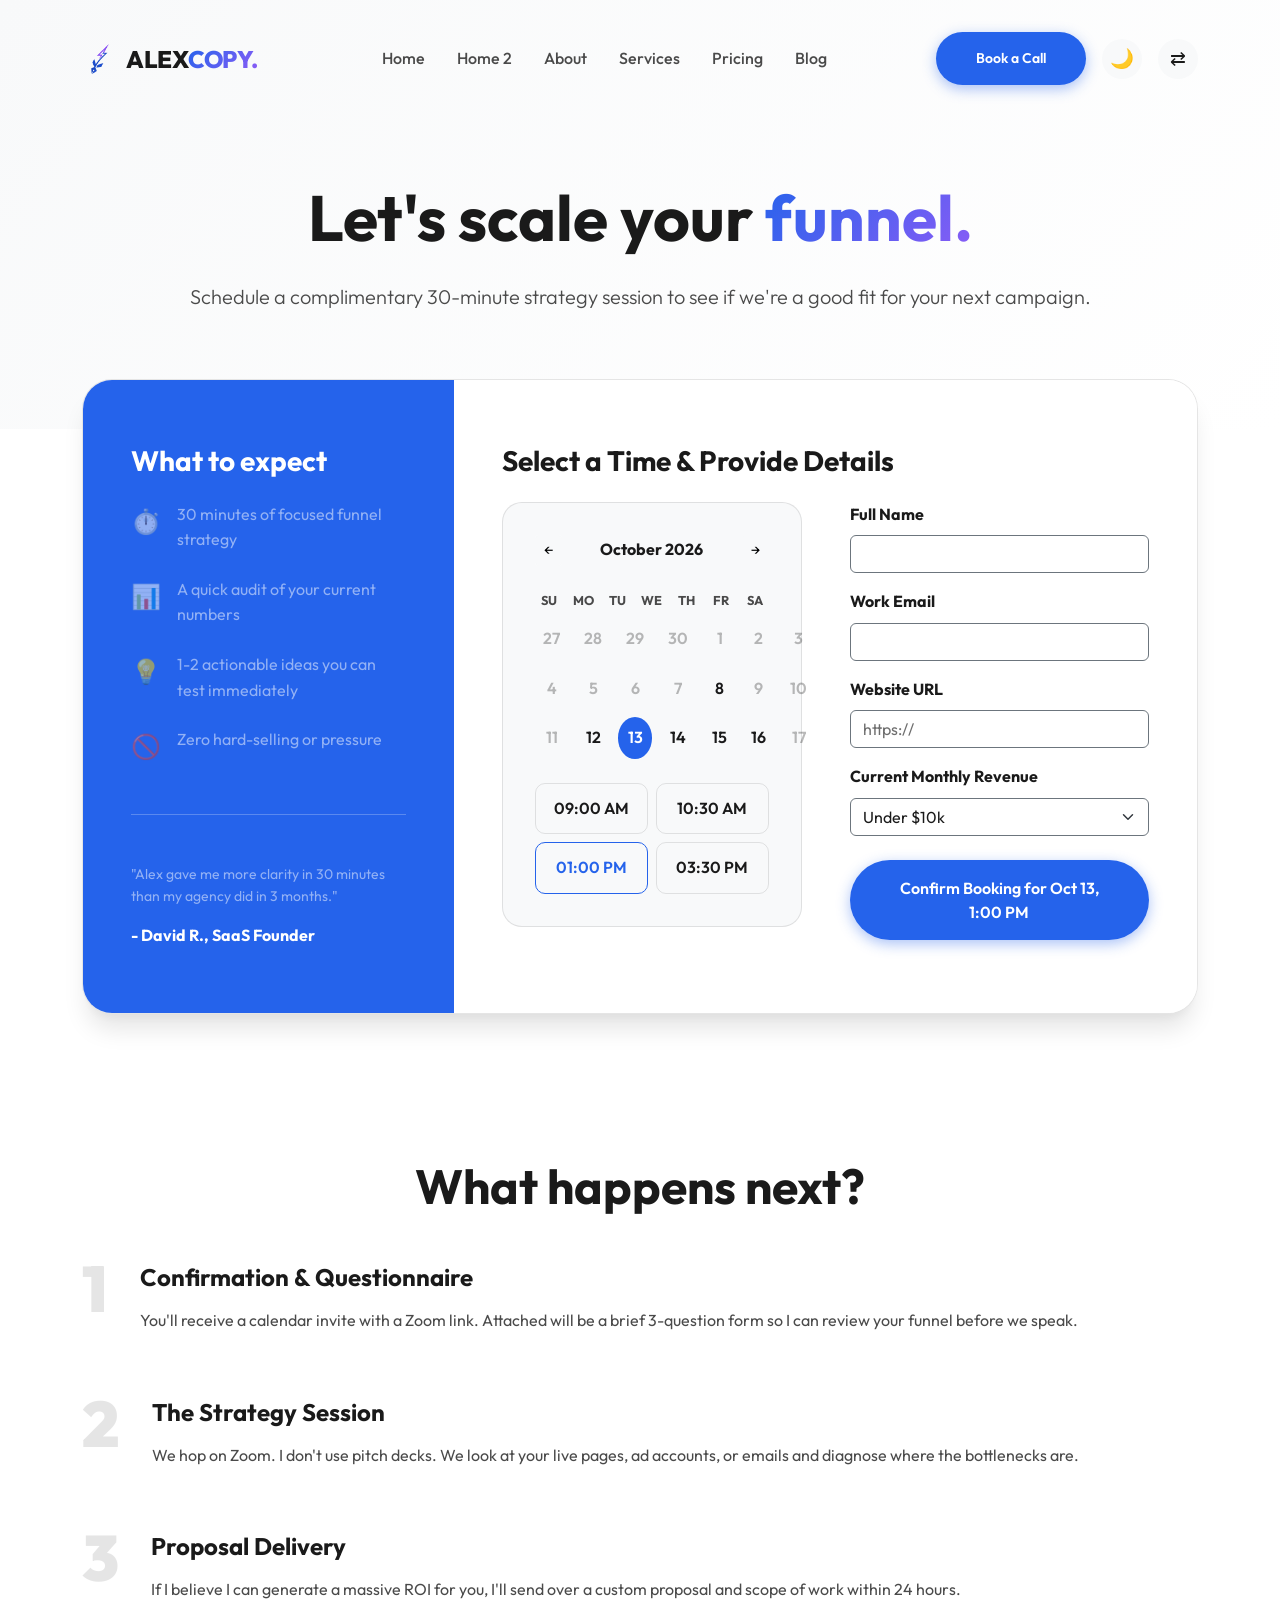
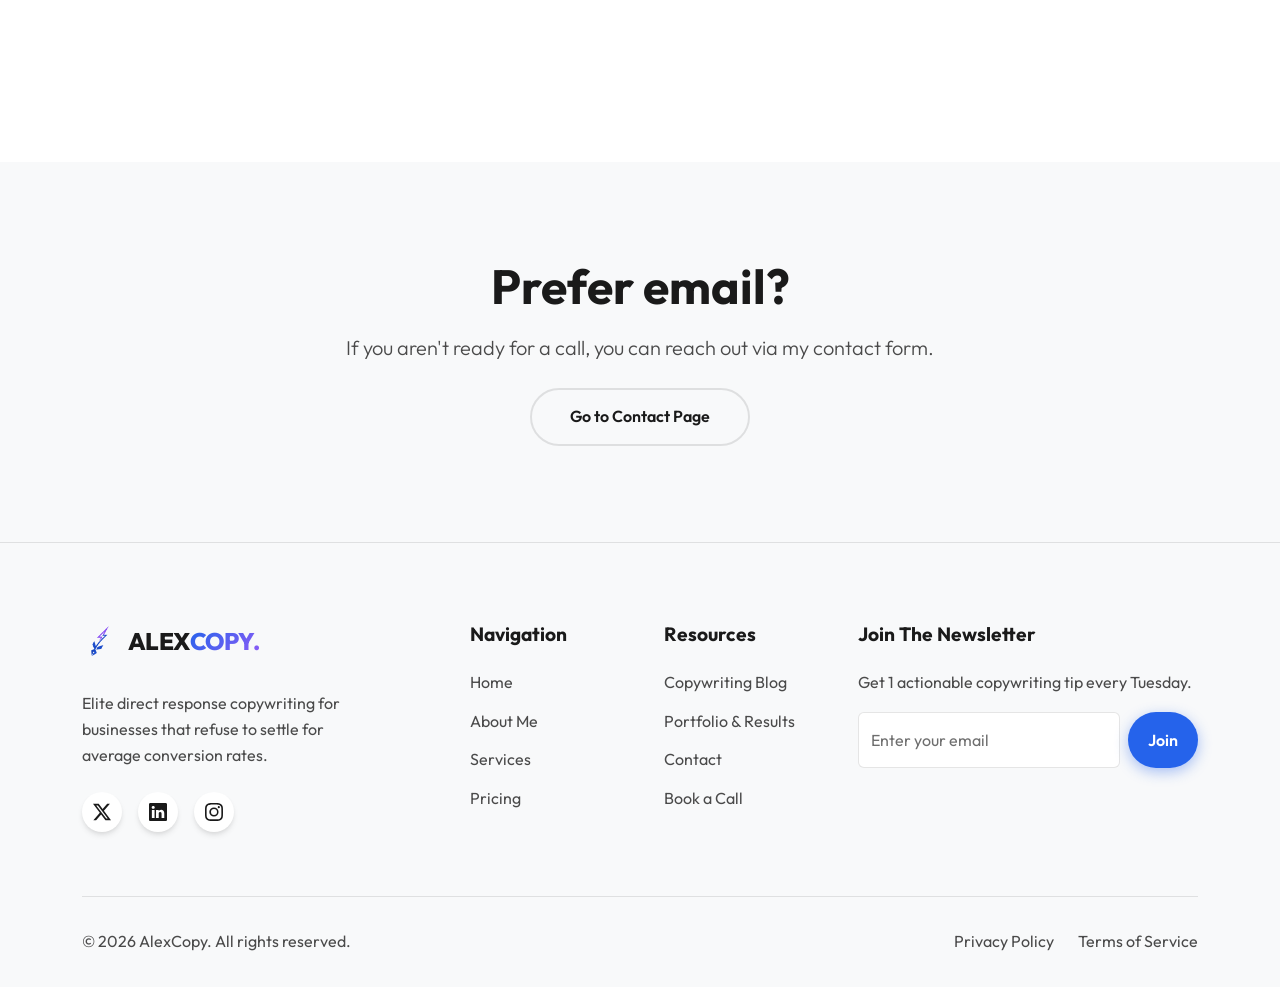
<file: booking.html>
<!DOCTYPE html>
<html lang="en" data-theme="light" dir="ltr">
<head>
  <meta charset="UTF-8">
  <meta name="viewport" content="width=device-width, initial-scale=1.0">
  <title>Alex Carter | Book a Strategy Call</title>
    <link rel="icon" href="img/favicon.ico" sizes="any">
  <link rel="icon" href="img/favicon-32x32.png" type="image/png" sizes="32x32">
  <link rel="icon" href="img/favicon-16x16.png" type="image/png" sizes="16x16">
  <link rel="apple-touch-icon" href="img/apple-touch-icon.png">
  <meta name="description" content="Schedule a consultation to discuss your copywriting needs.">
  
  <link href="https://cdn.jsdelivr.net/npm/bootstrap@5.3.0/dist/css/bootstrap.min.css" rel="stylesheet">
  <link rel="stylesheet" href="css/global.css">
  <link rel="stylesheet" href="css/animations.css">
  
  <style>
    /* Booking Hero */
    .booking-hero {
      padding: 180px 0 100px;
      background: linear-gradient(135deg, var(--bg-secondary) 0%, var(--bg-primary) 100%);
      position: relative;
    }

    /* Booking Form Layout */
    .booking-container {
      background: var(--bg-primary);
      margin-top: -50px;
      position: relative;
      z-index: 10;
      border-radius: 30px;
      box-shadow: var(--shadow-lg);
      border: 1px solid var(--border-color);
      overflow: hidden;
    }

    .booking-info-panel {
      background: var(--accent-color);
      color: white;
      padding: 4rem 3rem;
      height: 100%;
    }

    .info-list li {
      margin-bottom: 1.5rem;
      display: flex;
      align-items: flex-start;
      gap: 1rem;
    }

    .form-panel {
      padding: 4rem 3rem;
      background: var(--bg-primary);
    }

    /* Calendar UI Mockup */
    .calendar-ui {
      background: var(--bg-secondary);
      border-radius: 20px;
      padding: 2rem;
      border: 1px solid var(--border-color);
    }

    .cal-header {
      display: flex;
      justify-content: space-between;
      align-items: center;
      margin-bottom: 1.5rem;
    }

    .cal-grid {
      display: grid;
      grid-template-columns: repeat(7, 1fr);
      gap: 0.5rem;
      text-align: center;
    }

    .cal-day-name { font-weight: 700; color: var(--text-secondary); font-size: 0.8rem; }
    
    .cal-date {
      padding: 0.5rem;
      border-radius: 50%;
      cursor: pointer;
      transition: 0.2s;
      font-weight: 600;
    }

    .cal-date:hover { background: var(--border-color); }
    .cal-date.active { background: var(--accent-color); color: white; }
    .cal-date.disabled { opacity: 0.3; cursor: not-allowed; pointer-events: none; }

    .time-slots {
      display: grid;
      grid-template-columns: 1fr 1fr;
      gap: 0.5rem;
      margin-top: 2rem;
    }

    .time-slot {
      padding: 0.75rem;
      text-align: center;
      border: 1px solid var(--border-color);
      border-radius: 10px;
      cursor: pointer;
      transition: 0.2s;
      font-weight: 600;
    }

    .time-slot:hover { border-color: var(--accent-color); color: var(--accent-color); }

    /* Booking Process Vertical */
    .booking-process {
      background: var(--bg-primary);
    }

    .b-process-step {
      display: flex;
      gap: 2rem;
      margin-bottom: 3rem;
    }

    .b-step-num {
      font-size: 4rem;
      font-weight: 900;
      color: var(--border-color);
      line-height: 0.8;
      transition: color 0.3s;
    }

    .b-process-step:hover .b-step-num {
      color: var(--accent-color);
    }

    /* CTA */
    .booking-cta {
      background: var(--bg-secondary);
      text-align: center;
    }
  </style>
</head>
<body>

  <!-- Global Header -->
  <header class="global-header">
    <div class="container">
      <nav class="navbar navbar-expand-lg">
        <a class="navbar-brand d-flex align-items-center gap-2" href="index.html">
          <img src="img/logo-icon.png" alt="Brand Logo" height="36" class="brand-logo-icon"> 
          <span class="brand-text-name fw-bold">ALEX<span class="text-gradient">COPY.</span></span>
        </a>
        <button class="navbar-toggler border-0" type="button" data-bs-toggle="collapse" data-bs-target="#mainNav" aria-controls="mainNav" aria-expanded="false" aria-label="Toggle navigation">
          <svg width="24" height="24" viewBox="0 0 24 24" fill="none" stroke="currentColor" stroke-width="2"><path d="M3 12h18M3 6h18M3 18h18"/></svg>
        </button>
        <div class="collapse navbar-collapse" id="mainNav">
          <ul class="navbar-nav mx-auto mb-2 mb-lg-0">
            <li class="nav-item"><a class="nav-link" href="index.html">Home</a></li>
            <li class="nav-item"><a class="nav-link" href="home-2.html">Home 2</a></li>
            <li class="nav-item"><a class="nav-link" href="about.html">About</a></li>
            <li class="nav-item"><a class="nav-link" href="services.html">Services</a></li>
            <li class="nav-item"><a class="nav-link" href="pricing.html">Pricing</a></li>
            <li class="nav-item"><a class="nav-link" href="blog.html">Blog</a></li>
</ul>
          <div class="header-controls">
            <a href="contact.html" class="btn btn-premium btn-sm">Book a Call</a>
            <button id="themeToggle" class="theme-toggle" aria-label="Toggle Theme">☀️</button>
            <button id="rtlToggle" class="rtl-toggle" aria-label="Toggle RTL">⇄</button>
          </div>
        </div>
      </nav>
    </div>
  </header>

  <main>
    <!-- 1. Hero -->
    <section class="booking-hero animate-on-scroll fade-up">
      <div class="container text-center">
        <h1 class="display-3 fw-bold mb-4">Let's scale your <span class="text-gradient">funnel.</span></h1>
        <p class="lead max-w-2xl mx-auto text-secondary">Schedule a complimentary 30-minute strategy session to see if we're a good fit for your next campaign.</p>
      </div>
    </section>

    <!-- 2. Booking Form & 3. Calendar UI (Combined in a split layout) -->
    <section class="container pb-5">
      <div class="booking-container animate-on-scroll zoom-in">
        <div class="row g-0">
          <!-- Information Panel -->
          <div class="col-lg-4 d-none d-lg-block">
            <div class="booking-info-panel">
              <h3 class="fw-bold mb-4 text-white">What to expect</h3>
              <ul class="info-list list-unstyled text-white-50">
                <li><span class="fs-4">⏱️</span> 30 minutes of focused funnel strategy</li>
                <li><span class="fs-4">📊</span> A quick audit of your current numbers</li>
                <li><span class="fs-4">💡</span> 1-2 actionable ideas you can test immediately</li>
                <li><span class="fs-4">🚫</span> Zero hard-selling or pressure</li>
              </ul>
              <div class="mt-5 pt-5 border-top border-light border-opacity-25">
                <p class="small text-white-50">"Alex gave me more clarity in 30 minutes than my agency did in 3 months."</p>
                <p class="fw-bold text-white mb-0">- David R., SaaS Founder</p>
              </div>
            </div>
          </div>
          
          <!-- Form & Calendar Panel -->
          <div class="col-lg-8 form-panel">
            <h3 class="fw-bold mb-4">Select a Time & Provide Details</h3>
            <div class="row g-5">
              <!-- Calendar Column -->
              <div class="col-md-6">
                <div class="calendar-ui">
                  <div class="cal-header">
                    <button class="btn btn-sm btn-light">←</button>
                    <span class="fw-bold">October 2026</span>
                    <button class="btn btn-sm btn-light">→</button>
                  </div>
                  <div class="cal-grid mb-2">
                    <div class="cal-day-name">SU</div><div class="cal-day-name">MO</div><div class="cal-day-name">TU</div><div class="cal-day-name">WE</div><div class="cal-day-name">TH</div><div class="cal-day-name">FR</div><div class="cal-day-name">SA</div>
                  </div>
                  <div class="cal-grid">
                    <div class="cal-date disabled">27</div><div class="cal-date disabled">28</div><div class="cal-date disabled">29</div><div class="cal-date disabled">30</div><div class="cal-date disabled">1</div><div class="cal-date disabled">2</div><div class="cal-date disabled">3</div>
                    <div class="cal-date disabled">4</div><div class="cal-date disabled">5</div><div class="cal-date disabled">6</div><div class="cal-date disabled">7</div><div class="cal-date">8</div><div class="cal-date disabled">9</div><div class="cal-date disabled">10</div>
                    <div class="cal-date disabled">11</div><div class="cal-date">12</div><div class="cal-date active">13</div><div class="cal-date">14</div><div class="cal-date">15</div><div class="cal-date">16</div><div class="cal-date disabled">17</div>
                  </div>
                  <div class="time-slots mt-4">
                    <div class="time-slot">09:00 AM</div>
                    <div class="time-slot">10:30 AM</div>
                    <div class="time-slot" style="border-color:var(--accent-color); color:var(--accent-color);">01:00 PM</div>
                    <div class="time-slot">03:30 PM</div>
                  </div>
                </div>
              </div>
              
              <!-- Form Column -->
              <div class="col-md-6">
                <form>
                  <div class="mb-3">
                    <label class="form-label fw-bold">Full Name</label>
                    <input type="text" class="form-control bg-transparent border-secondary text-primary" required>
                  </div>
                  <div class="mb-3">
                    <label class="form-label fw-bold">Work Email</label>
                    <input type="email" class="form-control bg-transparent border-secondary text-primary" required>
                  </div>
                  <div class="mb-3">
                    <label class="form-label fw-bold">Website URL</label>
                    <input type="url" class="form-control bg-transparent border-secondary text-primary" placeholder="https://" required>
                  </div>
                  <div class="mb-4">
                    <label class="form-label fw-bold">Current Monthly Revenue</label>
                    <select class="form-select bg-transparent border-secondary text-primary">
                      <option>Under $10k</option>
                      <option>$10k - $50k</option>
                      <option>$50k - $250k</option>
                      <option>$250k+</option>
                    </select>
                  </div>
                  <button type="submit" class="btn btn-premium w-100">Confirm Booking for Oct 13, 1:00 PM</button>
                </form>
              </div>
            </div>
          </div>
        </div>
      </div>
    </section>

    <!-- 4. Process Vertical Text -->
    <section class="section-padding booking-process">
      <div class="container max-w-4xl mx-auto">
        <h2 class="display-5 fw-bold mb-5 text-center animate-on-scroll fade-up">What happens next?</h2>
        <div class="b-process-step animate-on-scroll fade-left delay-100">
          <div class="b-step-num">1</div>
          <div>
            <h4 class="fw-bold">Confirmation & Questionnaire</h4>
            <p class="text-secondary">You'll receive a calendar invite with a Zoom link. Attached will be a brief 3-question form so I can review your funnel before we speak.</p>
          </div>
        </div>
        <div class="b-process-step animate-on-scroll fade-left delay-200">
          <div class="b-step-num">2</div>
          <div>
            <h4 class="fw-bold">The Strategy Session</h4>
            <p class="text-secondary">We hop on Zoom. I don't use pitch decks. We look at your live pages, ad accounts, or emails and diagnose where the bottlenecks are.</p>
          </div>
        </div>
        <div class="b-process-step animate-on-scroll fade-left delay-300">
          <div class="b-step-num">3</div>
          <div>
            <h4 class="fw-bold">Proposal Delivery</h4>
            <p class="text-secondary">If I believe I can generate a massive ROI for you, I'll send over a custom proposal and scope of work within 24 hours.</p>
          </div>
        </div>
      </div>
    </section>

    <!-- 5. CTA -->
    <section class="section-padding booking-cta">
      <div class="container animate-on-scroll zoom-in">
        <h2 class="display-5 fw-bold mb-3">Prefer email?</h2>
        <p class="lead text-secondary mb-4">If you aren't ready for a call, you can reach out via my contact form.</p>
        <a href="contact.html" class="btn-outline-premium">Go to Contact Page</a>
      </div>
    </section>
  </main>

  <!-- Global Footer -->
  <footer class="global-footer">
    <div class="container">
      <div class="row g-5">
        <div class="col-lg-4">
          <a href="index.html" class="footer-logo">
          <img src="img/logo-icon.png" alt="AlexCopy Logo" height="36" class="brand-logo-icon">
          <span class="brand-text-name">ALEX<span class="text-gradient">COPY.</span></span>
        </a>
          <p class="footer-text mt-3">Elite direct response copywriting for businesses that refuse to settle for average conversion rates.</p>
          <div class="social-icons">
            <a href="#" aria-label="Twitter" class="social-twitter">
              <svg xmlns="http://www.w3.org/2000/svg" width="18" height="18" fill="currentColor" viewBox="0 0 16 16"><path d="M12.6.75h2.454l-5.36 6.142L16 15.25h-4.937l-3.867-5.07-4.425 5.07H.316l5.733-6.57L0 .75h5.063l3.495 4.633L12.601.75Zm-.86 13.028h1.36L4.323 2.145H2.865l8.875 11.633Z"/></svg>
            </a>
            <a href="#" aria-label="LinkedIn" class="social-linkedin">
              <svg xmlns="http://www.w3.org/2000/svg" width="18" height="18" fill="currentColor" viewBox="0 0 16 16"><path d="M0 1.146C0 .513.526 0 1.175 0h13.65C15.474 0 16 .513 16 1.146v13.708c0 .633-.526 1.146-1.175 1.146H1.175C.526 16 0 15.487 0 14.854zm4.943 12.248V6.169H2.542v7.225zm-1.2-8.212c.837 0 1.358-.554 1.358-1.248-.015-.709-.52-1.248-1.342-1.248S2.4 3.226 2.4 3.934c0 .694.521 1.248 1.327 1.248zm4.908 8.212V9.359c0-.216.016-.432.08-.586.173-.431.568-.878 1.232-.878.869 0 1.216.662 1.216 1.634v3.865h2.401V9.25c0-2.22-1.184-3.252-2.764-3.252-1.274 0-1.845.7-2.165 1.193v.025h-.016l.016-.025V6.169h-2.4c.03.678 0 7.225 0 7.225z"/></svg>
            </a>
            <a href="#" aria-label="Instagram" class="social-instagram">
              <svg xmlns="http://www.w3.org/2000/svg" width="18" height="18" fill="currentColor" viewBox="0 0 16 16"><path d="M8 0C5.829 0 5.556.01 4.703.048 3.85.088 3.269.222 2.76.42a3.9 3.9 0 0 0-1.417.923A3.9 3.9 0 0 0 .42 2.76C.222 3.268.087 3.85.048 4.7.01 5.555 0 5.827 0 8.001c0 2.172.01 2.444.048 3.297.04.852.174 1.433.372 1.942.205.526.478.972.923 1.417.444.445.89.719 1.416.923.51.198 1.09.333 1.942.372C5.555 15.99 5.827 16 8 16s2.444-.01 3.298-.048c.851-.04 1.434-.174 1.943-.372a3.9 3.9 0 0 0 1.416-.923c.445-.445.718-.891.923-1.417.197-.509.332-1.09.372-1.942C15.99 10.445 16 10.173 16 8s-.01-2.445-.048-3.299c-.04-.851-.175-1.433-.372-1.941a3.9 3.9 0 0 0-.923-1.417A3.9 3.9 0 0 0 13.24.42c-.51-.198-1.092-.333-1.943-.372C10.443.01 10.172 0 7.998 0zm-.717 1.442h.718c2.136 0 2.389.007 3.232.046.78.036 1.204.166 1.486.275.373.145.64.319.92.599s.453.546.598.92c.11.281.24.705.275 1.485.039.843.047 1.096.047 3.231s-.008 2.389-.047 3.232c-.035.78-.166 1.203-.275 1.485a2.5 2.5 0 0 1-.599.919c-.28.28-.546.453-.92.598-.28.11-.704.24-1.485.276-.843.038-1.096.047-3.232.047s-2.39-.009-3.233-.047c-.78-.036-1.203-.166-1.485-.276a2.5 2.5 0 0 1-.92-.598 2.5 2.5 0 0 1-.6-.92c-.109-.281-.24-.705-.275-1.485-.038-.843-.046-1.096-.046-3.233s.008-2.388.046-3.231c.036-.78.166-1.204.276-1.486.145-.373.319-.64.599-.92s.546-.453.92-.598c.282-.11.705-.24 1.485-.276.738-.034 1.024-.044 2.515-.045zm4.988 1.328a.96.96 0 1 0 0 1.92.96.96 0 0 0 0-1.92m-4.27 1.122a4.109 4.109 0 1 0 0 8.217 4.109 4.109 0 0 0 0-8.217m0 1.441a2.667 2.667 0 1 1 0 5.334 2.667 2.667 0 0 1 0-5.334"/></svg>
            </a>
          </div>
        </div>
        <div class="col-lg-2 col-md-4">
          <h5 class="footer-title">Navigation</h5>
          <ul class="footer-links">
            <li><a href="index.html">Home</a></li>
            <li><a href="about.html">About Me</a></li>
            <li><a href="services.html">Services</a></li>
            <li><a href="pricing.html">Pricing</a></li>
          </ul>
        </div>
        <div class="col-lg-2 col-md-4">
          <h5 class="footer-title">Resources</h5>
          <ul class="footer-links">
            <li><a href="blog.html">Copywriting Blog</a></li>
            <li><a href="gallery.html">Portfolio & Results</a></li>
            <li><a href="contact.html">Contact</a></li>
            <li><a href="contact.html">Book a Call</a></li>
          </ul>
        </div>
        <div class="col-lg-4 col-md-4">
          <h5 class="footer-title">Join The Newsletter</h5>
          <p class="text-secondary">Get 1 actionable copywriting tip every Tuesday.</p>
          <form class="d-flex mt-3 gap-2">
            <input type="email" class="form-control bg-primary text-primary" placeholder="Enter your email" required style="background: var(--bg-primary) !important; color: var(--text-primary) !important; border-color: var(--border-color);">
            <button class="btn btn-premium px-4" type="submit">Join</button>
          </form>
        </div>
      </div>
      <div class="footer-bottom">
        <p class="mb-0 text-secondary">&copy; 2026 AlexCopy. All rights reserved.</p>
        <div class="d-flex gap-4">
          <a href="#" class="text-secondary">Privacy Policy</a>
          <a href="#" class="text-secondary">Terms of Service</a>
        </div>
      </div>
    </div>
  </footer>

  <a href="#" class="back-to-top" id="backToTop" aria-label="Back to top">↑</a>

  <script src="https://cdn.jsdelivr.net/npm/bootstrap@5.3.0/dist/js/bootstrap.bundle.min.js"></script>
  <script src="js/main.js"></script>
</body>
</html>
</file>
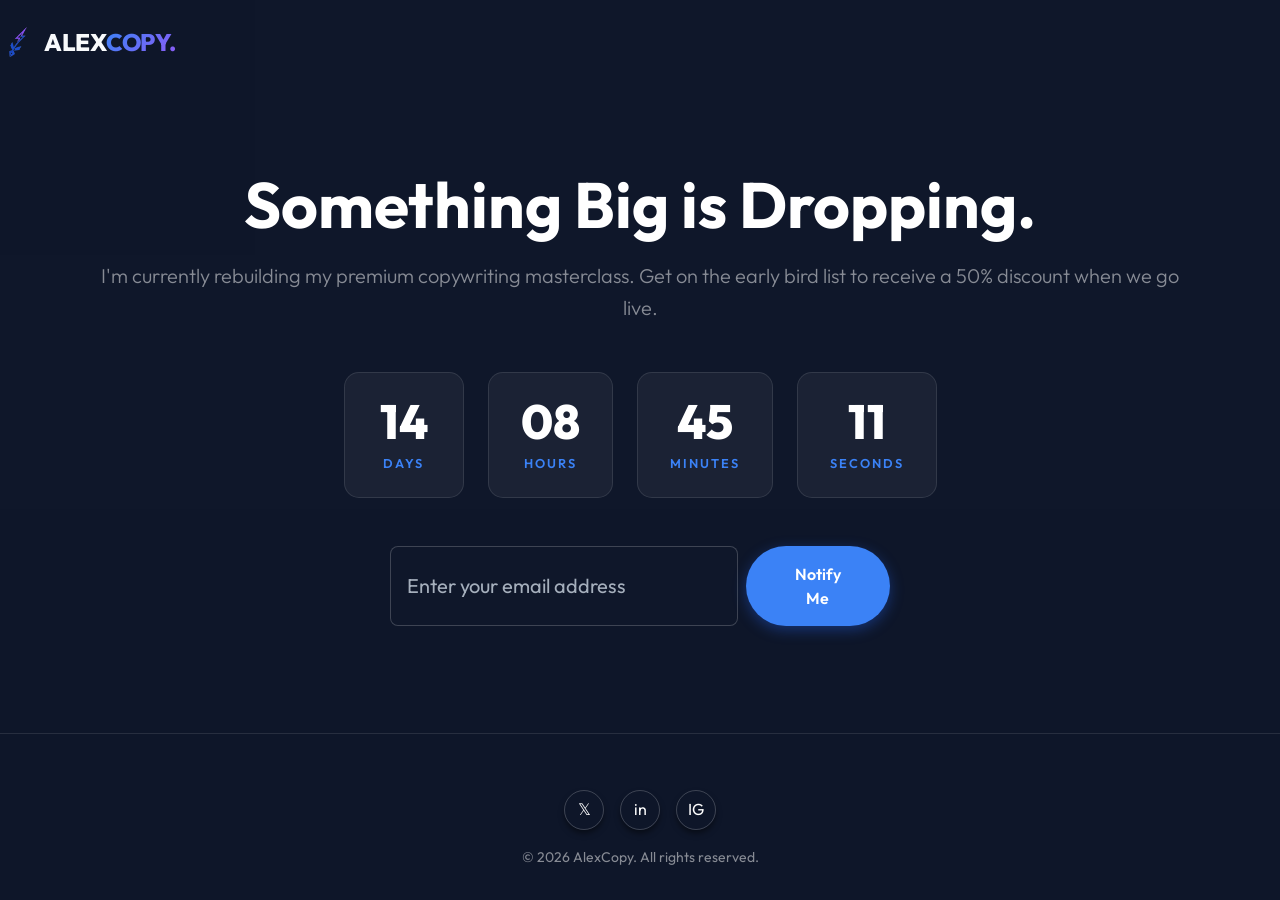
<file: coming-soon.html>
<!DOCTYPE html>
<html lang="en" data-theme="dark" dir="ltr">
<head>
  <meta charset="UTF-8">
  <meta name="viewport" content="width=device-width, initial-scale=1.0">
  <title>Coming Soon | Alex Carter</title>
    <link rel="icon" href="img/favicon.ico" sizes="any">
  <link rel="icon" href="img/favicon-32x32.png" type="image/png" sizes="32x32">
  <link rel="icon" href="img/favicon-16x16.png" type="image/png" sizes="16x16">
  <link rel="apple-touch-icon" href="img/apple-touch-icon.png">
  <link href="https://cdn.jsdelivr.net/npm/bootstrap@5.3.0/dist/css/bootstrap.min.css" rel="stylesheet">
  <link rel="stylesheet" href="css/global.css">
  <link rel="stylesheet" href="css/animations.css">
  <style>
    .cs-page {
      min-height: 100vh;
      display: flex;
      flex-direction: column;
      background: url('https://images.unsplash.com/photo-1451187580459-43490279c0fa?q=80&w=1472&auto=format&fit=crop') center/cover;
      position: relative;
    }
    .cs-page::before {
      content: '';
      position: absolute;
      inset: 0;
      background: rgba(15, 23, 42, 0.9);
      z-index: 1;
    }
    .cs-content {
      position: relative;
      z-index: 2;
      flex-grow: 1;
      display: flex;
      align-items: center;
      justify-content: center;
      padding: 4rem 2rem;
    }
    .countdown-box {
      display: flex;
      gap: 1.5rem;
      justify-content: center;
      margin: 3rem 0;
      flex-wrap: wrap;
    }
    .cd-item {
      background: rgba(255, 255, 255, 0.05);
      backdrop-filter: blur(10px);
      border: 1px solid rgba(255, 255, 255, 0.1);
      padding: 1.5rem 2rem;
      border-radius: 15px;
      min-width: 120px;
    }
    .cd-number {
      font-size: 3rem;
      font-weight: 800;
      color: #fff;
      line-height: 1;
      margin-bottom: 0.5rem;
    }
    .cd-label {
      color: var(--accent-color);
      font-weight: 600;
      text-transform: uppercase;
      letter-spacing: 2px;
      font-size: 0.8rem;
    }
    .cs-form {
      max-width: 500px;
      margin: 0 auto;
    }
    .cs-footer {
      position: relative;
      z-index: 2;
      padding: 2rem;
      text-align: center;
      border-top: 1px solid rgba(255,255,255,0.1);
    }
    .social-icons a { background: transparent; border: 1px solid rgba(255,255,255,0.2); color: white; }
    .social-icons a:hover { background: var(--accent-color); border-color: var(--accent-color); }
  </style>
</head>
<body>
  
  <div class="cs-page text-center">
    <!-- Header Logo -->
    <div class="position-relative z-2 pt-4">
      <a class="navbar-brand d-flex align-items-center gap-2" href="index.html">
          <img src="img/logo-icon.png" alt="Brand Logo" height="36" class="brand-logo-icon"> 
          <span class="brand-text-name fw-bold">ALEX<span class="text-gradient">COPY.</span></span>
        </a>
    </div>

    <!-- Main Content -->
    <div class="cs-content">
      <div class="container animate-on-scroll zoom-in">
        <h1 class="display-3 fw-bold text-white mb-3">Something Big is Dropping.</h1>
        <p class="lead text-white-50 max-w-2xl mx-auto">I'm currently rebuilding my premium copywriting masterclass. Get on the early bird list to receive a 50% discount when we go live.</p>
        
        <!-- Countdown -->
        <div class="countdown-box" id="countdown">
          <div class="cd-item">
            <div class="cd-number" id="days">14</div>
            <div class="cd-label">Days</div>
          </div>
          <div class="cd-item">
            <div class="cd-number" id="hours">08</div>
            <div class="cd-label">Hours</div>
          </div>
          <div class="cd-item">
            <div class="cd-number" id="minutes">45</div>
            <div class="cd-label">Minutes</div>
          </div>
          <div class="cd-item">
            <div class="cd-number" id="seconds">12</div>
            <div class="cd-label">Seconds</div>
          </div>
        </div>

        <!-- Newsletter -->
        <form class="cs-form d-flex gap-2 flex-column flex-sm-row">
          <input type="email" class="form-control form-control-lg bg-transparent text-white border-secondary" placeholder="Enter your email address" required style="border-color: rgba(255,255,255,0.2) !important;">
          <button class="btn btn-premium px-5" type="submit">Notify Me</button>
        </form>
      </div>
    </div>

    <!-- Footer Socials -->
    <div class="cs-footer">
      <div class="social-icons justify-content-center mb-3">
        <a href="#" aria-label="Twitter">𝕏</a>
        <a href="#" aria-label="LinkedIn">in</a>
        <a href="#" aria-label="Instagram">IG</a>
      </div>
      <p class="text-white-50 small mb-0">&copy; 2026 AlexCopy. All rights reserved.</p>
    </div>
  </div>

  <script src="js/main.js"></script>
  <script>
    // Simple mock countdown
    setInterval(() => {
      let s = document.getElementById('seconds');
      let m = document.getElementById('minutes');
      let h = document.getElementById('hours');
      
      let sec = parseInt(s.innerText);
      let min = parseInt(m.innerText);
      let hr = parseInt(h.innerText);

      if (sec > 0) {
        sec--;
      } else {
        sec = 59;
        if (min > 0) {
          min--;
        } else {
          min = 59;
          hr--;
        }
      }

      s.innerText = sec < 10 ? '0'+sec : sec;
      m.innerText = min < 10 ? '0'+min : min;
      h.innerText = hr < 10 ? '0'+hr : hr;
    }, 1000);
  </script>
</body>
</html>
</file>
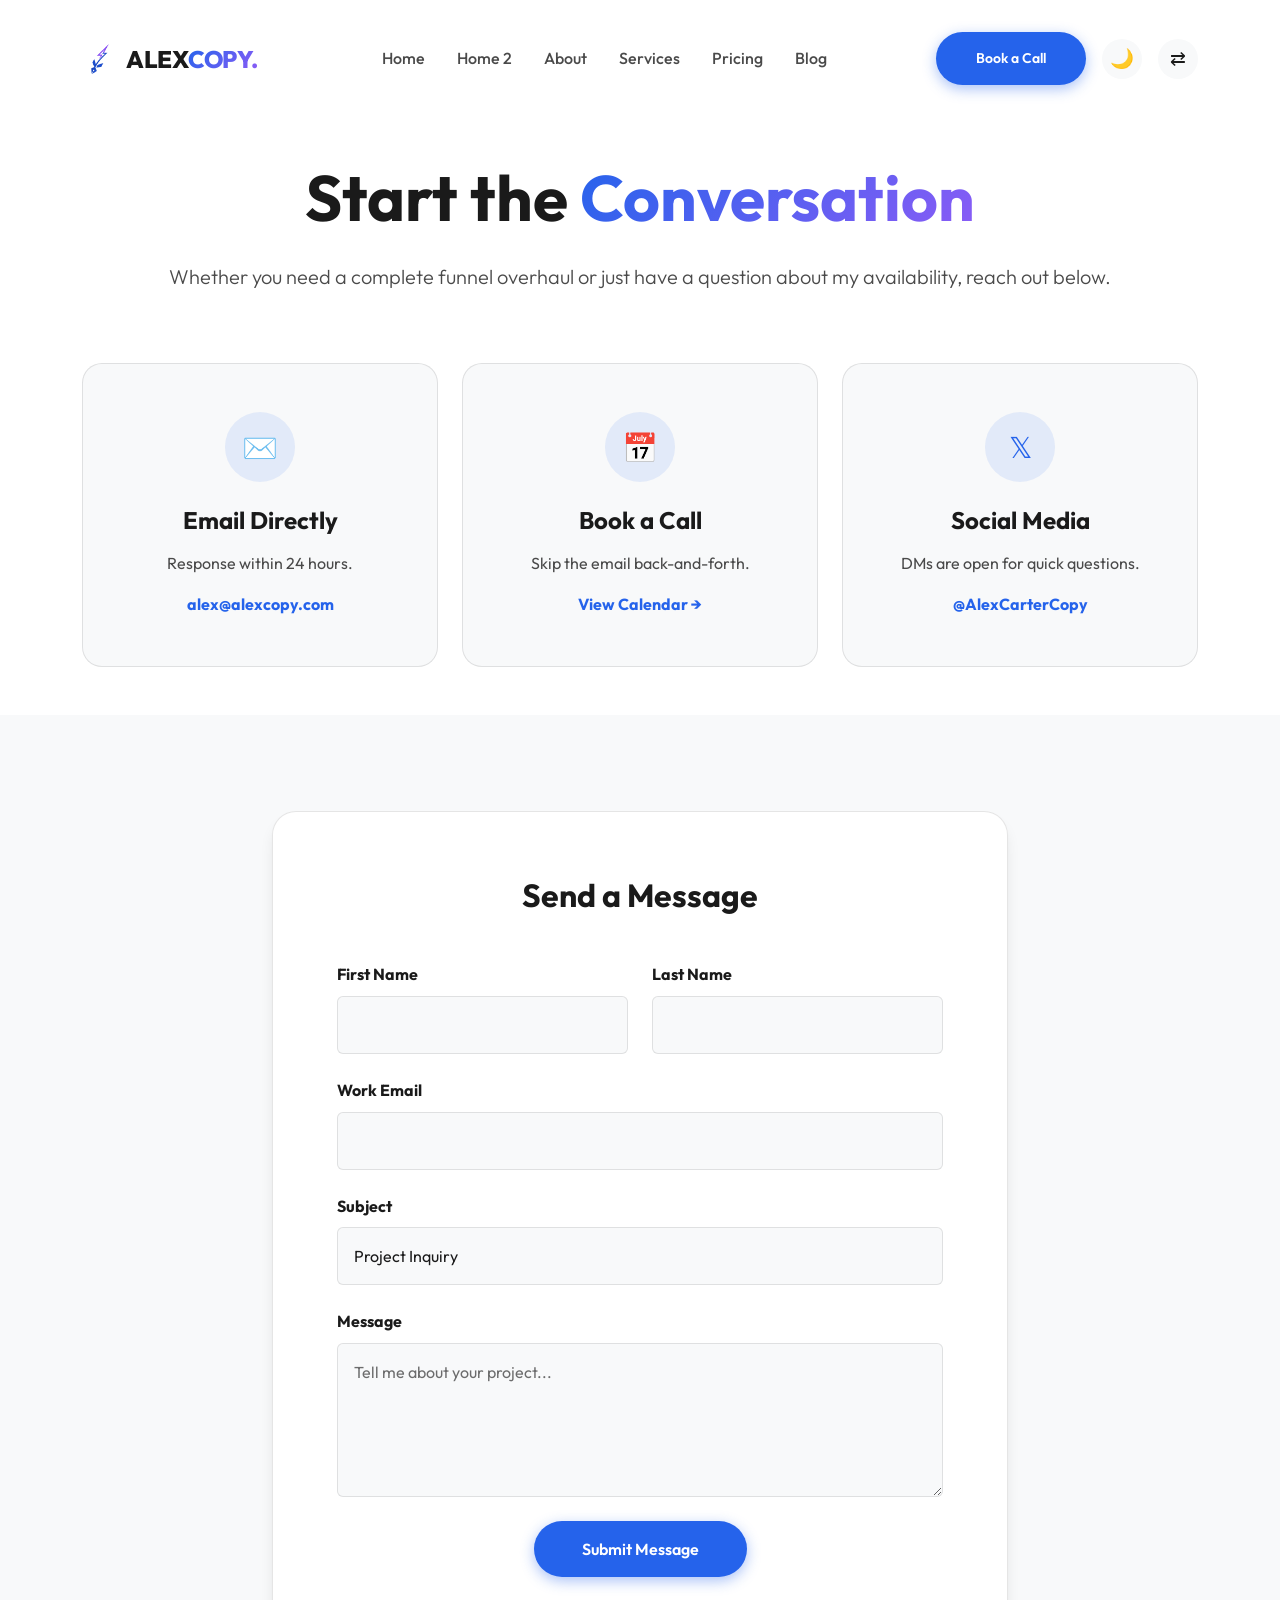
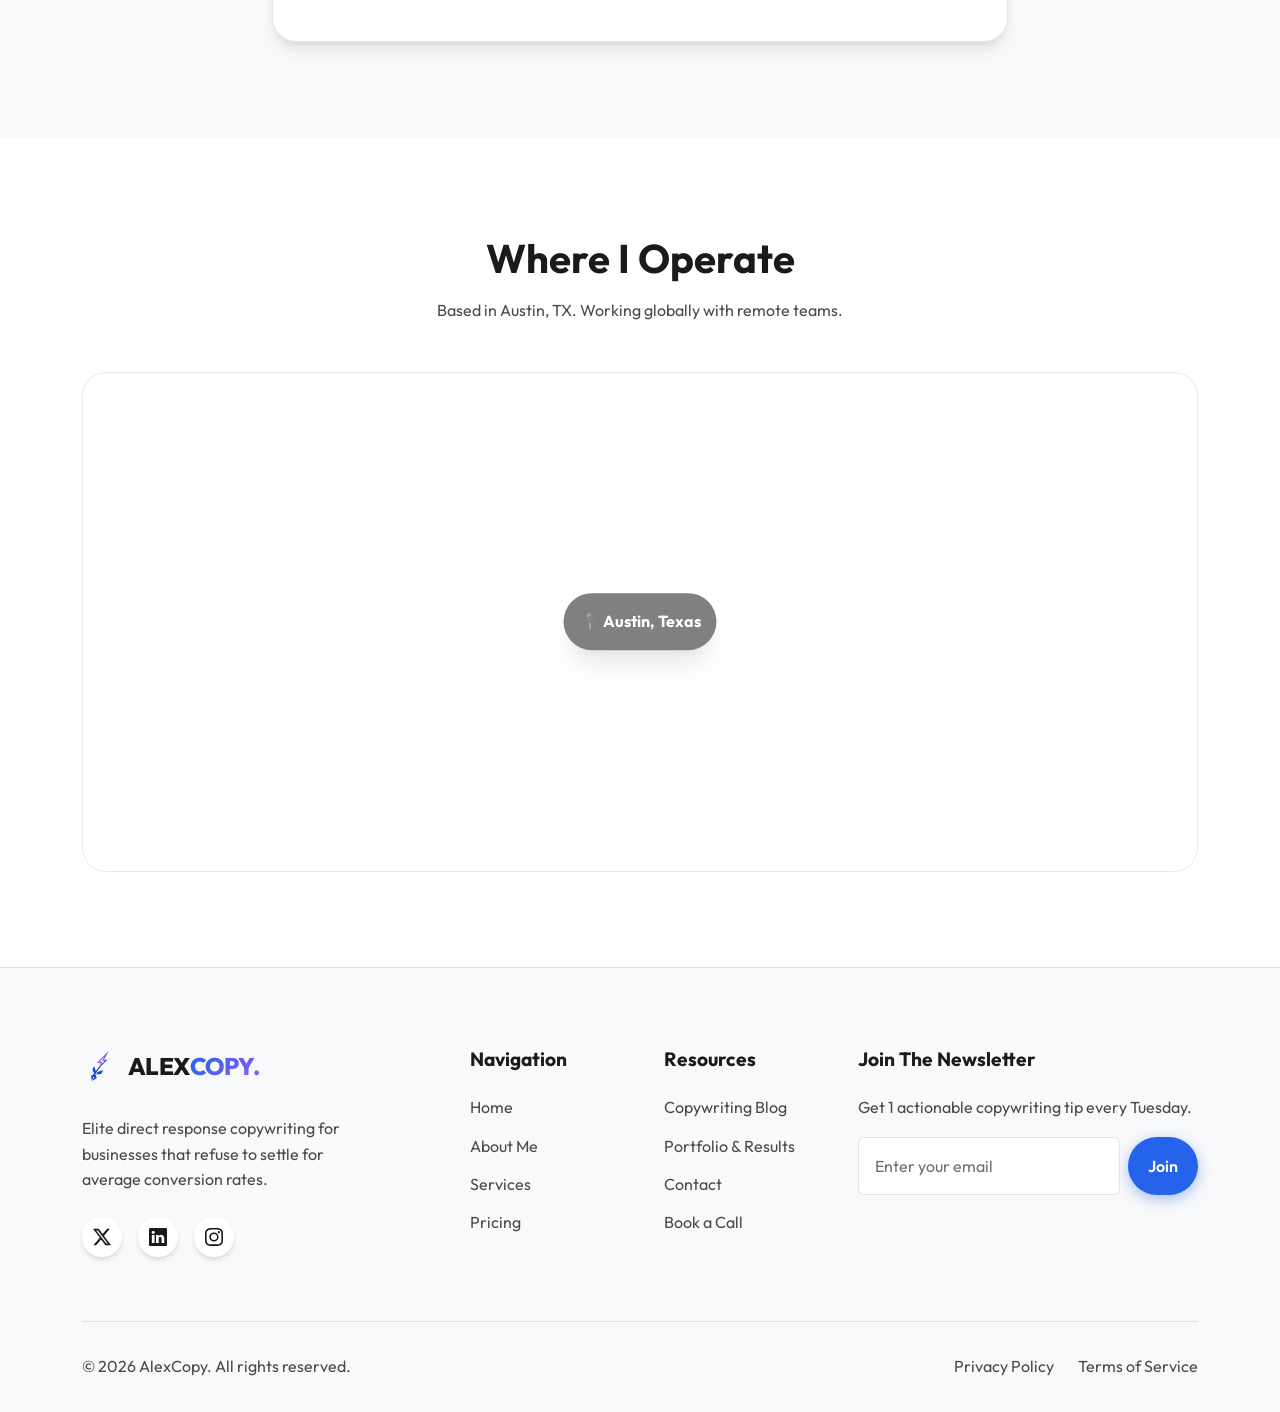
<file: contact.html>
<!DOCTYPE html>
<html lang="en" data-theme="light" dir="ltr">
<head>
  <meta charset="UTF-8">
  <meta name="viewport" content="width=device-width, initial-scale=1.0">
  <title>Alex Carter | Contact</title>
    <link rel="icon" href="img/favicon.ico" sizes="any">
  <link rel="icon" href="img/favicon-32x32.png" type="image/png" sizes="32x32">
  <link rel="icon" href="img/favicon-16x16.png" type="image/png" sizes="16x16">
  <link rel="apple-touch-icon" href="img/apple-touch-icon.png">
  <meta name="description" content="Get in touch for copywriting projects and inquiries.">
  
  <link href="https://cdn.jsdelivr.net/npm/bootstrap@5.3.0/dist/css/bootstrap.min.css" rel="stylesheet">
  <link rel="stylesheet" href="css/global.css">
  <link rel="stylesheet" href="css/animations.css">
  
  <style>
    /* Contact Hero */
    .contact-hero {
      padding: 160px 0 60px;
      background: var(--bg-primary);
      text-align: center;
    }

    /* Contact Cards */
    .contact-cards-section {
      background: var(--bg-primary);
      margin-top: -30px;
    }

    .contact-card-alt {
      background: var(--bg-secondary);
      border-radius: 20px;
      padding: 3rem 2rem;
      text-align: center;
      border: 1px solid var(--border-color);
      transition: all 0.3s;
      height: 100%;
      display: flex;
      flex-direction: column;
    }

    .contact-card-alt:hover {
      border-color: var(--accent-color);
      transform: translateY(-10px);
    }
    
    .contact-card-alt a {
      margin-top: auto;
    }

    .contact-icon-wrapper {
      width: 70px;
      height: 70px;
      background: rgba(37,99,235,0.1);
      color: var(--accent-color);
      border-radius: 50%;
      display: flex;
      align-items: center;
      justify-content: center;
      font-size: 1.8rem;
      margin: 0 auto 1.5rem;
    }

    /* Contact Form Layout */
    .form-section-contact {
      background: var(--bg-secondary);
    }

    .form-wrapper {
      background: var(--bg-primary);
      padding: 4rem;
      border-radius: 24px;
      box-shadow: var(--shadow-md);
      border: 1px solid var(--border-color);
    }

    .form-control, .form-select {
      background: var(--bg-secondary) !important;
      border: 1px solid var(--border-color) !important;
      color: var(--text-primary) !important;
      padding: 1rem;
    }
    
    .form-control:focus, .form-select:focus {
      border-color: var(--accent-color) !important;
      box-shadow: 0 0 0 0.25rem rgba(37,99,235,0.25) !important;
    }

    /* Map Mockup */
    .map-section {
      background: var(--bg-primary);
    }

    .map-container {
      width: 100%;
      height: 500px;
      border-radius: 24px;
      overflow: hidden;
      position: relative;
      background: url('https://images.unsplash.com/photo-1524661135-423995f22d0b?q=80&w=1474&auto=format&fit=crop') center/cover;
      filter: grayscale(1) opacity(0.8);
      border: 1px solid var(--border-color);
    }

    .map-marker {
      position: absolute;
      top: 50%;
      left: 50%;
      transform: translate(-50%, -50%);
      background: var(--accent-color);
      color: white;
      padding: 1rem;
      border-radius: 50px;
      font-weight: bold;
      display: flex;
      align-items: center;
      gap: 0.5rem;
      box-shadow: var(--shadow-lg);
      animation: pulseMarker 2s infinite;
    }

    @keyframes pulseMarker {
      0% { box-shadow: 0 0 0 0 rgba(37,99,235,0.7); }
      70% { box-shadow: 0 0 0 15px rgba(37,99,235,0); }
      100% { box-shadow: 0 0 0 0 rgba(37,99,235,0); }
    }

    /* FAQ */
    .contact-faq {
      background: var(--bg-secondary);
    }

  </style>
</head>
<body>

  <!-- Global Header -->
  <header class="global-header">
    <div class="container">
      <nav class="navbar navbar-expand-lg">
        <a class="navbar-brand d-flex align-items-center gap-2" href="index.html">
          <img src="img/logo-icon.png" alt="Brand Logo" height="36" class="brand-logo-icon"> 
          <span class="brand-text-name fw-bold">ALEX<span class="text-gradient">COPY.</span></span>
        </a>
        <button class="navbar-toggler border-0" type="button" data-bs-toggle="collapse" data-bs-target="#mainNav" aria-controls="mainNav" aria-expanded="false" aria-label="Toggle navigation">
          <svg width="24" height="24" viewBox="0 0 24 24" fill="none" stroke="currentColor" stroke-width="2"><path d="M3 12h18M3 6h18M3 18h18"/></svg>
        </button>
        <div class="collapse navbar-collapse" id="mainNav">
          <ul class="navbar-nav mx-auto mb-2 mb-lg-0">
            <li class="nav-item"><a class="nav-link" href="index.html">Home</a></li>
            <li class="nav-item"><a class="nav-link" href="home-2.html">Home 2</a></li>
            <li class="nav-item"><a class="nav-link" href="about.html">About</a></li>
            <li class="nav-item"><a class="nav-link" href="services.html">Services</a></li>
            <li class="nav-item"><a class="nav-link" href="pricing.html">Pricing</a></li>
            <li class="nav-item"><a class="nav-link" href="blog.html">Blog</a></li>
</ul>
          <div class="header-controls">
            <a href="contact.html" class="btn btn-premium btn-sm">Book a Call</a>
            <button id="themeToggle" class="theme-toggle" aria-label="Toggle Theme">☀️</button>
            <button id="rtlToggle" class="rtl-toggle" aria-label="Toggle RTL">⇄</button>
          </div>
        </div>
      </nav>
    </div>
  </header>

  <main>
    <!-- 1. Hero -->
    <section class="contact-hero animate-on-scroll fade-up">
      <div class="container">
        <h1 class="display-3 fw-bold mb-4">Start the <span class="text-gradient">Conversation</span></h1>
        <p class="lead max-w-2xl mx-auto text-secondary">Whether you need a complete funnel overhaul or just have a question about my availability, reach out below.</p>
      </div>
    </section>

    <!-- 2. Contact Cards -->
    <section class="contact-cards-section pb-5">
      <div class="container">
        <div class="row g-4 justify-content-center">
          <div class="col-md-4 animate-on-scroll fade-up delay-100">
            <div class="contact-card-alt">
              <div class="contact-icon-wrapper">✉️</div>
              <h4 class="fw-bold">Email Directly</h4>
              <p class="text-secondary mb-3">Response within 24 hours.</p>
              <a href="mailto:alex@alexcopy.com" class="fw-bold text-decoration-none">alex@alexcopy.com</a>
            </div>
          </div>
          <div class="col-md-4 animate-on-scroll fade-up delay-200">
            <div class="contact-card-alt">
              <div class="contact-icon-wrapper">📅</div>
              <h4 class="fw-bold">Book a Call</h4>
              <p class="text-secondary mb-3">Skip the email back-and-forth.</p>
              <a href="contact.html" class="fw-bold text-decoration-none">View Calendar →</a>
            </div>
          </div>
          <div class="col-md-4 animate-on-scroll fade-up delay-300">
            <div class="contact-card-alt">
              <div class="contact-icon-wrapper">𝕏</div>
              <h4 class="fw-bold">Social Media</h4>
              <p class="text-secondary mb-3">DMs are open for quick questions.</p>
              <a href="#" class="fw-bold text-decoration-none">@AlexCarterCopy</a>
            </div>
          </div>
        </div>
      </div>
    </section>

    <!-- 3. Contact Form -->
    <section class="section-padding form-section-contact">
      <div class="container">
        <div class="row justify-content-center">
          <div class="col-lg-8 animate-on-scroll zoom-in">
            <div class="form-wrapper">
              <div class="text-center mb-5">
                <h2 class="fw-bold">Send a Message</h2>
              </div>
              <form>
                <div class="row g-4">
                  <div class="col-md-6">
                    <label class="form-label fw-bold">First Name</label>
                    <input type="text" class="form-control" required>
                  </div>
                  <div class="col-md-6">
                    <label class="form-label fw-bold">Last Name</label>
                    <input type="text" class="form-control" required>
                  </div>
                  <div class="col-md-12">
                    <label class="form-label fw-bold">Work Email</label>
                    <input type="email" class="form-control" required>
                  </div>
                  <div class="col-md-12">
                    <label class="form-label fw-bold">Subject</label>
                    <select class="form-select">
                      <option>Project Inquiry</option>
                      <option>Consulting Request</option>
                      <option>Speaking Engagement</option>
                      <option>Other</option>
                    </select>
                  </div>
                  <div class="col-md-12">
                    <label class="form-label fw-bold">Message</label>
                    <textarea class="form-control" rows="5" placeholder="Tell me about your project..." required></textarea>
                  </div>
                  <div class="col-md-12 mt-4 text-center">
                    <button type="submit" class="btn btn-premium px-5">Submit Message</button>
                  </div>
                </div>
              </form>
            </div>
          </div>
        </div>
      </div>
    </section>

    <!-- 4. Google Map Mockup -->
    <section class="section-padding map-section">
      <div class="container animate-on-scroll fade-up">
        <div class="text-center mb-5">
          <h2 class="display-6 fw-bold">Where I Operate</h2>
          <p class="text-secondary">Based in Austin, TX. Working globally with remote teams.</p>
        </div>
        <div class="map-container">
          <div class="map-marker">
            📍 Austin, Texas
          </div>
        </div>
      </div>
    </section>


  </main>

  <!-- Global Footer -->
  <footer class="global-footer">
    <div class="container">
      <div class="row g-5">
        <div class="col-lg-4">
          <a href="index.html" class="footer-logo">
          <img src="img/logo-icon.png" alt="AlexCopy Logo" height="36" class="brand-logo-icon">
          <span class="brand-text-name">ALEX<span class="text-gradient">COPY.</span></span>
        </a>
          <p class="footer-text mt-3">Elite direct response copywriting for businesses that refuse to settle for average conversion rates.</p>
          <div class="social-icons">
            <a href="#" aria-label="Twitter" class="social-twitter">
              <svg xmlns="http://www.w3.org/2000/svg" width="18" height="18" fill="currentColor" viewBox="0 0 16 16"><path d="M12.6.75h2.454l-5.36 6.142L16 15.25h-4.937l-3.867-5.07-4.425 5.07H.316l5.733-6.57L0 .75h5.063l3.495 4.633L12.601.75Zm-.86 13.028h1.36L4.323 2.145H2.865l8.875 11.633Z"/></svg>
            </a>
            <a href="#" aria-label="LinkedIn" class="social-linkedin">
              <svg xmlns="http://www.w3.org/2000/svg" width="18" height="18" fill="currentColor" viewBox="0 0 16 16"><path d="M0 1.146C0 .513.526 0 1.175 0h13.65C15.474 0 16 .513 16 1.146v13.708c0 .633-.526 1.146-1.175 1.146H1.175C.526 16 0 15.487 0 14.854zm4.943 12.248V6.169H2.542v7.225zm-1.2-8.212c.837 0 1.358-.554 1.358-1.248-.015-.709-.52-1.248-1.342-1.248S2.4 3.226 2.4 3.934c0 .694.521 1.248 1.327 1.248zm4.908 8.212V9.359c0-.216.016-.432.08-.586.173-.431.568-.878 1.232-.878.869 0 1.216.662 1.216 1.634v3.865h2.401V9.25c0-2.22-1.184-3.252-2.764-3.252-1.274 0-1.845.7-2.165 1.193v.025h-.016l.016-.025V6.169h-2.4c.03.678 0 7.225 0 7.225z"/></svg>
            </a>
            <a href="#" aria-label="Instagram" class="social-instagram">
              <svg xmlns="http://www.w3.org/2000/svg" width="18" height="18" fill="currentColor" viewBox="0 0 16 16"><path d="M8 0C5.829 0 5.556.01 4.703.048 3.85.088 3.269.222 2.76.42a3.9 3.9 0 0 0-1.417.923A3.9 3.9 0 0 0 .42 2.76C.222 3.268.087 3.85.048 4.7.01 5.555 0 5.827 0 8.001c0 2.172.01 2.444.048 3.297.04.852.174 1.433.372 1.942.205.526.478.972.923 1.417.444.445.89.719 1.416.923.51.198 1.09.333 1.942.372C5.555 15.99 5.827 16 8 16s2.444-.01 3.298-.048c.851-.04 1.434-.174 1.943-.372a3.9 3.9 0 0 0 1.416-.923c.445-.445.718-.891.923-1.417.197-.509.332-1.09.372-1.942C15.99 10.445 16 10.173 16 8s-.01-2.445-.048-3.299c-.04-.851-.175-1.433-.372-1.941a3.9 3.9 0 0 0-.923-1.417A3.9 3.9 0 0 0 13.24.42c-.51-.198-1.092-.333-1.943-.372C10.443.01 10.172 0 7.998 0zm-.717 1.442h.718c2.136 0 2.389.007 3.232.046.78.036 1.204.166 1.486.275.373.145.64.319.92.599s.453.546.598.92c.11.281.24.705.275 1.485.039.843.047 1.096.047 3.231s-.008 2.389-.047 3.232c-.035.78-.166 1.203-.275 1.485a2.5 2.5 0 0 1-.599.919c-.28.28-.546.453-.92.598-.28.11-.704.24-1.485.276-.843.038-1.096.047-3.232.047s-2.39-.009-3.233-.047c-.78-.036-1.203-.166-1.485-.276a2.5 2.5 0 0 1-.92-.598 2.5 2.5 0 0 1-.6-.92c-.109-.281-.24-.705-.275-1.485-.038-.843-.046-1.096-.046-3.233s.008-2.388.046-3.231c.036-.78.166-1.204.276-1.486.145-.373.319-.64.599-.92s.546-.453.92-.598c.282-.11.705-.24 1.485-.276.738-.034 1.024-.044 2.515-.045zm4.988 1.328a.96.96 0 1 0 0 1.92.96.96 0 0 0 0-1.92m-4.27 1.122a4.109 4.109 0 1 0 0 8.217 4.109 4.109 0 0 0 0-8.217m0 1.441a2.667 2.667 0 1 1 0 5.334 2.667 2.667 0 0 1 0-5.334"/></svg>
            </a>
          </div>
        </div>
        <div class="col-lg-2 col-md-4">
          <h5 class="footer-title">Navigation</h5>
          <ul class="footer-links">
            <li><a href="index.html">Home</a></li>
            <li><a href="about.html">About Me</a></li>
            <li><a href="services.html">Services</a></li>
            <li><a href="pricing.html">Pricing</a></li>
          </ul>
        </div>
        <div class="col-lg-2 col-md-4">
          <h5 class="footer-title">Resources</h5>
          <ul class="footer-links">
            <li><a href="blog.html">Copywriting Blog</a></li>
            <li><a href="gallery.html">Portfolio & Results</a></li>
            <li><a href="contact.html">Contact</a></li>
            <li><a href="contact.html">Book a Call</a></li>
          </ul>
        </div>
        <div class="col-lg-4 col-md-4">
          <h5 class="footer-title">Join The Newsletter</h5>
          <p class="text-secondary">Get 1 actionable copywriting tip every Tuesday.</p>
          <form class="d-flex mt-3 gap-2">
            <input type="email" class="form-control bg-primary text-primary" placeholder="Enter your email" required style="background: var(--bg-primary) !important; color: var(--text-primary) !important; border-color: var(--border-color);">
            <button class="btn btn-premium px-4" type="submit">Join</button>
          </form>
        </div>
      </div>
      <div class="footer-bottom">
        <p class="mb-0 text-secondary">&copy; 2026 AlexCopy. All rights reserved.</p>
        <div class="d-flex gap-4">
          <a href="#" class="text-secondary">Privacy Policy</a>
          <a href="#" class="text-secondary">Terms of Service</a>
        </div>
      </div>
    </div>
  </footer>

  <a href="#" class="back-to-top" id="backToTop" aria-label="Back to top">↑</a>

  <script src="https://cdn.jsdelivr.net/npm/bootstrap@5.3.0/dist/js/bootstrap.bundle.min.js"></script>
  <script src="js/main.js"></script>
</body>
</html>
</file>
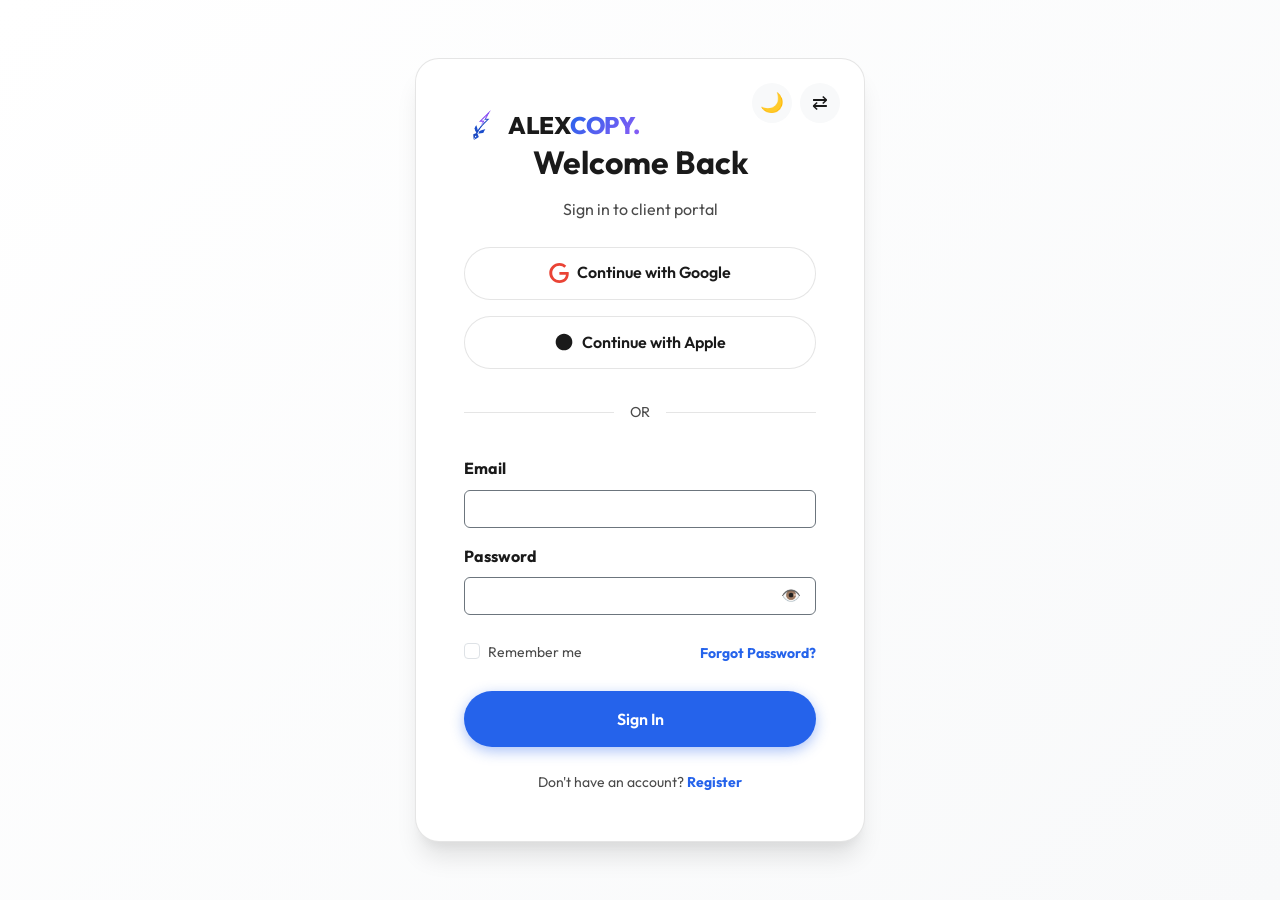
<file: login.html>
<!DOCTYPE html>
<html lang="en" data-theme="light" dir="ltr">
<head>
  <meta charset="UTF-8">
  <meta name="viewport" content="width=device-width, initial-scale=1.0">
  <title>Login | Alex Carter</title>
    <link rel="icon" href="img/favicon.ico" sizes="any">
  <link rel="icon" href="img/favicon-32x32.png" type="image/png" sizes="32x32">
  <link rel="icon" href="img/favicon-16x16.png" type="image/png" sizes="16x16">
  <link rel="apple-touch-icon" href="img/apple-touch-icon.png">
  <link href="https://cdn.jsdelivr.net/npm/bootstrap@5.3.0/dist/css/bootstrap.min.css" rel="stylesheet">
  <link rel="stylesheet" href="css/global.css">
  <style>
    .auth-page {
      min-height: 100vh;
      display: flex;
      align-items: center;
      justify-content: center;
      background: linear-gradient(135deg, var(--bg-primary), var(--bg-secondary));
      padding: 2rem;
    }
    .auth-card {
      background: var(--bg-primary);
      border-radius: 24px;
      padding: 3rem;
      width: 100%;
      max-width: 450px;
      box-shadow: var(--shadow-lg);
      border: 1px solid var(--border-color);
      position: relative;
    }
    .auth-controls {
      position: absolute;
      top: 1.5rem;
      right: 1.5rem;
      display: flex;
      gap: 0.5rem;
    }
    .social-btn {
      width: 100%;
      padding: 0.8rem;
      border-radius: 50px;
      border: 1px solid var(--border-color);
      background: var(--bg-primary);
      color: var(--text-primary);
      font-weight: 600;
      margin-bottom: 1rem;
      transition: 0.3s;
      display: flex;
      align-items: center;
      justify-content: center;
      gap: 0.5rem;
    }
    .social-btn:hover { background: var(--bg-secondary); border-color: var(--text-primary); }
    .divider {
      display: flex;
      align-items: center;
      margin: 2rem 0;
      color: var(--text-secondary);
    }
    .divider::before, .divider::after {
      content: '';
      flex: 1;
      border-bottom: 1px solid var(--border-color);
    }
    .divider span { padding: 0 1rem; font-size: 0.9rem; }
    .password-toggle {
      position: absolute;
      right: 15px;
      top: 50%;
      transform: translateY(-50%);
      cursor: pointer;
      color: var(--text-secondary);
      background: none;
      border: none;
    }
  </style>
</head>
<body>
  <div class="auth-page">
    <div class="auth-card">
      <div class="auth-controls">
        <button id="themeToggle" class="theme-toggle" aria-label="Toggle Theme">☀️</button>
        <button id="rtlToggle" class="rtl-toggle" aria-label="Toggle RTL">⇄</button>
      </div>
      <div class="text-center mb-4">
        <a class="navbar-brand d-flex align-items-center gap-2" href="index.html">
          <img src="img/logo-icon.png" alt="Brand Logo" height="36" class="brand-logo-icon"> 
          <span class="brand-text-name fw-bold">ALEX<span class="text-gradient">COPY.</span></span>
        </a>
        <h2 class="fw-bold">Welcome Back</h2>
        <p class="text-secondary">Sign in to client portal</p>
      </div>
      
      <button class="social-btn">
        <svg width="20" height="20" viewBox="0 0 24 24"><path fill="#EA4335" d="M12.48 10.92v3.28h7.84c-.24 1.84-.853 3.187-1.787 4.133-1.147 1.147-2.933 2.4-6.053 2.4-4.827 0-8.6-3.893-8.6-8.72s3.773-8.72 8.6-8.72c2.6 0 4.507 1.027 5.907 2.347l2.307-2.307C18.747 1.44 16.133 0 12.48 0 5.867 0 .307 5.387.307 12s5.56 12 12.173 12c3.573 0 6.267-1.173 8.373-3.36 2.16-2.16 2.84-5.213 2.84-7.667 0-.76-.053-1.467-.173-2.053H12.48z"/></svg>
        Continue with Google
      </button>
      <button class="social-btn">
        <svg width="20" height="20" viewBox="0 0 24 24"><path fill="currentColor" d="M12 2C6.477 2 2 6.477 2 12s4.477 10 10 10 10-4.477 10-10S17.523 2 12 2z"/></svg>
        Continue with Apple
      </button>

      <div class="divider"><span>OR</span></div>

      <form>
        <div class="mb-3">
          <label class="form-label fw-bold">Email</label>
          <input type="email" class="form-control bg-transparent border-secondary text-primary" required>
        </div>
        <div class="mb-4">
          <label class="form-label fw-bold">Password</label>
          <div class="position-relative">
            <input type="password" id="passInput" class="form-control bg-transparent border-secondary text-primary" required>
            <button type="button" class="password-toggle" id="toggleBtn">👁️</button>
          </div>
        </div>
        <div class="d-flex justify-content-between align-items-center mb-4">
          <div class="form-check">
            <input type="checkbox" class="form-check-input" id="remember">
            <label class="form-check-label text-secondary small" for="remember">Remember me</label>
          </div>
          <a href="#" class="small fw-bold">Forgot Password?</a>
        </div>
        <button type="submit" class="btn btn-premium w-100">Sign In</button>
      </form>
      <p class="text-center mt-4 mb-0 text-secondary small">
        Don't have an account? <a href="register.html" class="fw-bold">Register</a>
      </p>
    </div>
  </div>

  <script src="js/main.js"></script>
  <script>
    document.getElementById('toggleBtn').addEventListener('click', function() {
      const input = document.getElementById('passInput');
      if (input.type === 'password') {
        input.type = 'text';
        this.textContent = '👁️‍🗨️';
      } else {
        input.type = 'password';
        this.textContent = '👁️';
      }
    });
  </script>
</body>
</html>
</file>
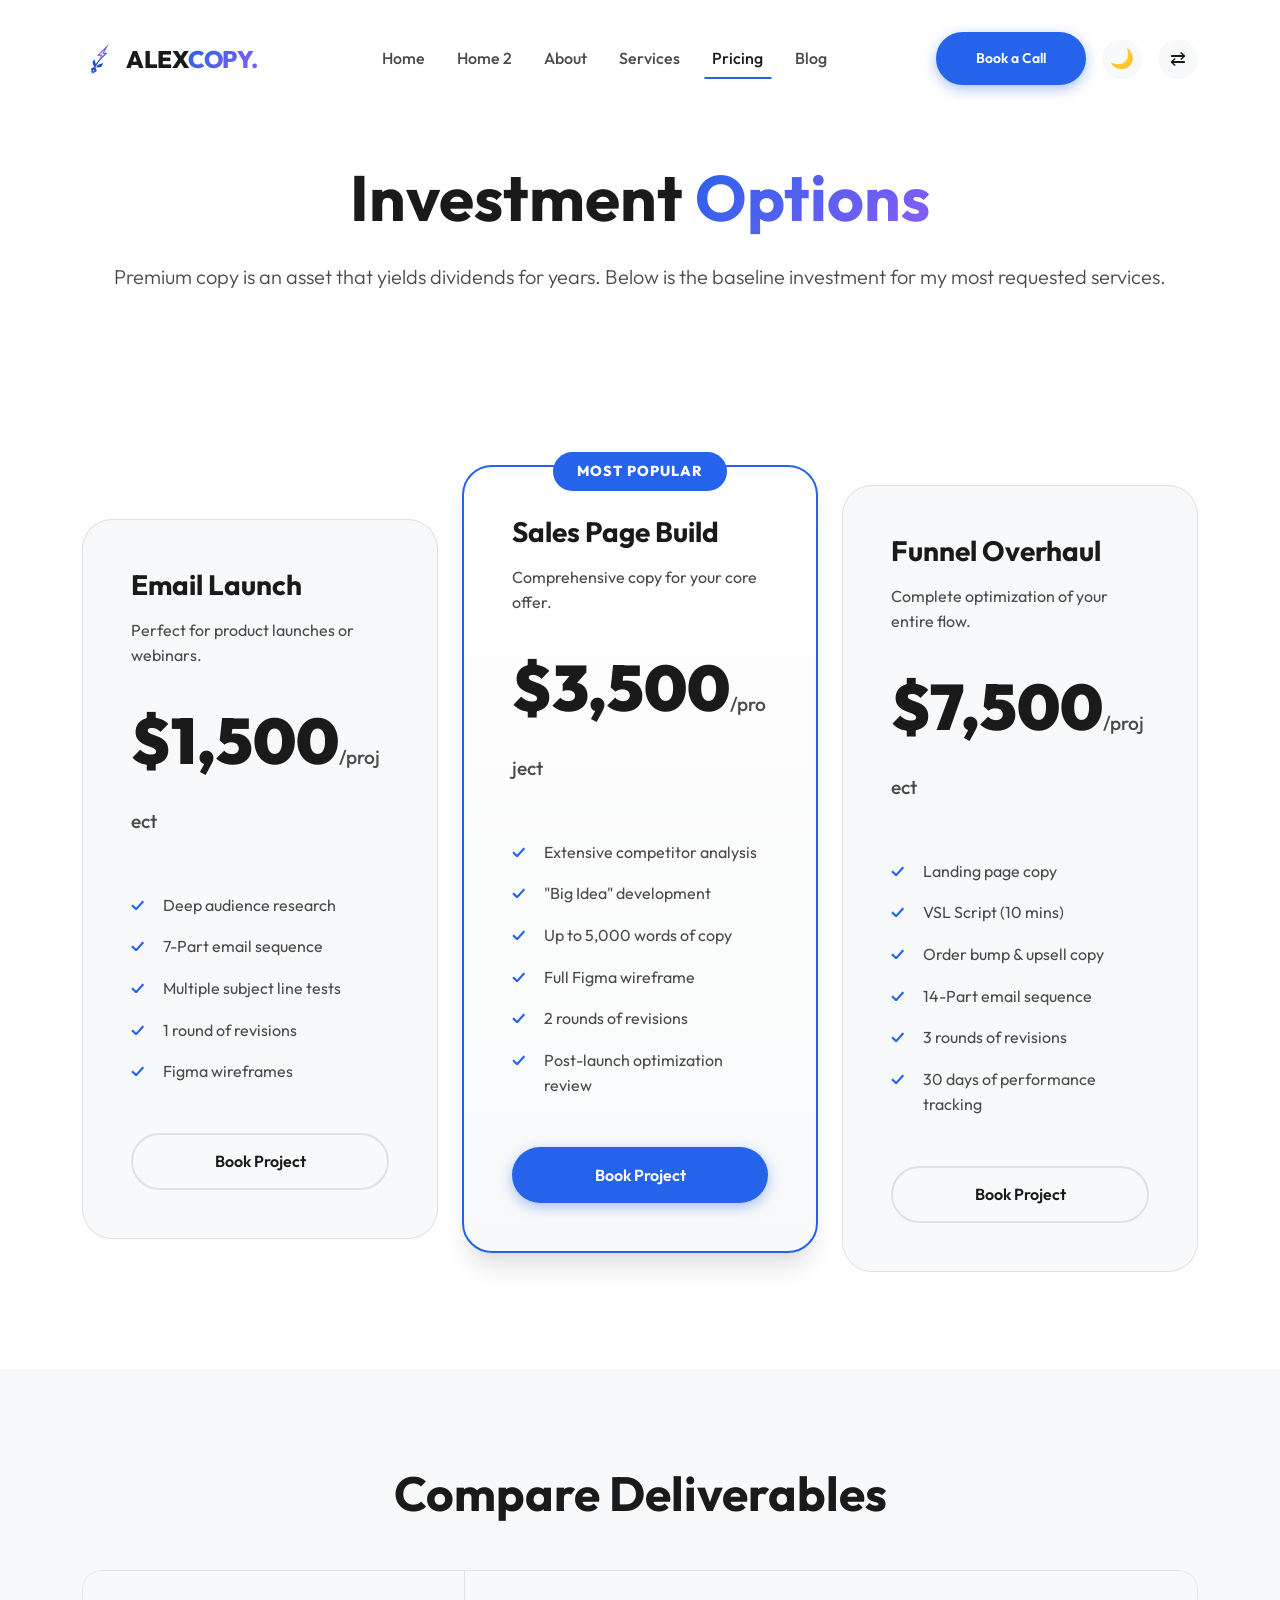
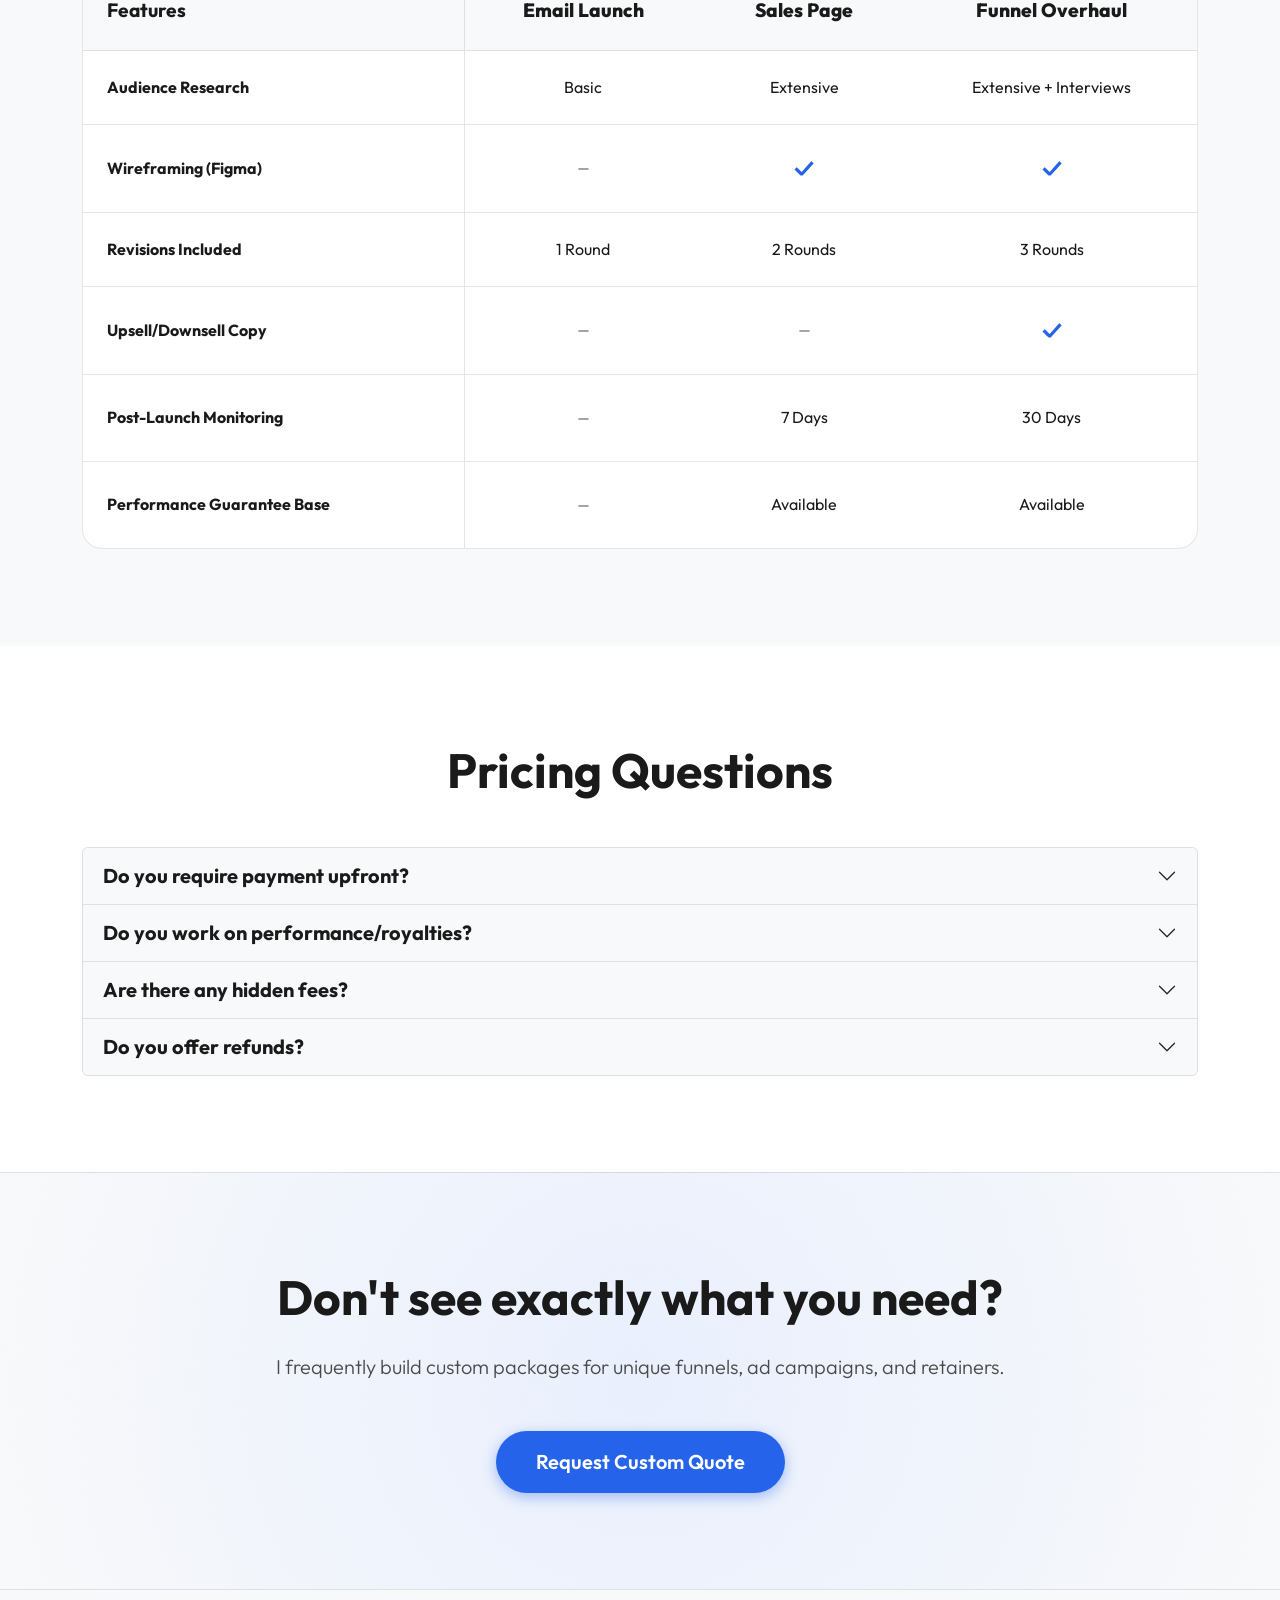
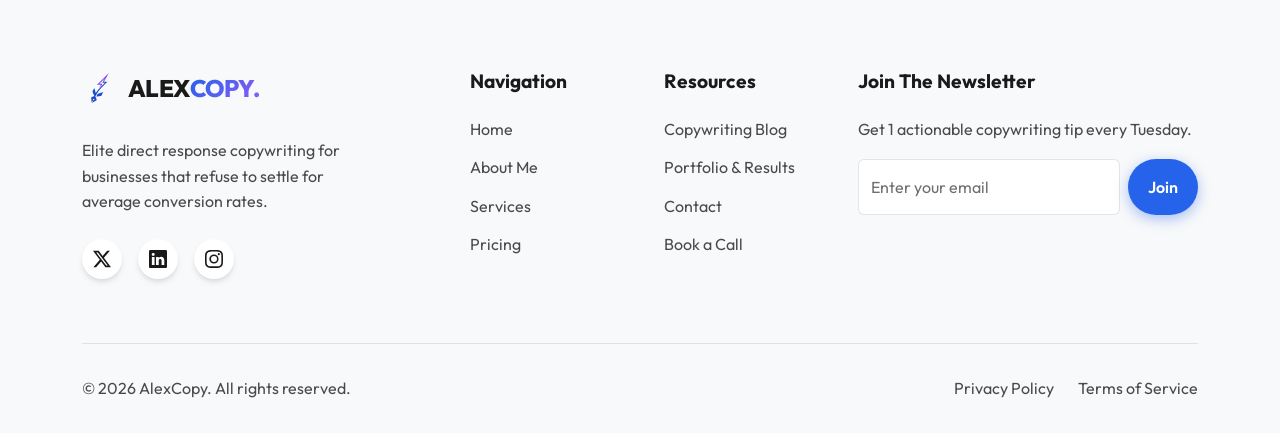
<file: pricing.html>
<!DOCTYPE html>
<html lang="en" data-theme="light" dir="ltr">
<head>
  <meta charset="UTF-8">
  <meta name="viewport" content="width=device-width, initial-scale=1.0">
  <title>Alex Carter | Pricing</title>
    <link rel="icon" href="img/favicon.ico" sizes="any">
  <link rel="icon" href="img/favicon-32x32.png" type="image/png" sizes="32x32">
  <link rel="icon" href="img/favicon-16x16.png" type="image/png" sizes="16x16">
  <link rel="apple-touch-icon" href="img/apple-touch-icon.png">
  <meta name="description" content="Copywriting packages and pricing for direct response projects.">
  
  <link href="https://cdn.jsdelivr.net/npm/bootstrap@5.3.0/dist/css/bootstrap.min.css" rel="stylesheet">
  <link rel="stylesheet" href="css/global.css">
  <link rel="stylesheet" href="css/animations.css">
  
  <style>
    /* Pricing Hero */
    .pricing-hero {
      padding: 160px 0 80px;
      text-align: center;
      background: var(--bg-primary);
      position: relative;
    }
    .pricing-hero::before {
      content: '';
      position: absolute;
      inset: 0;
      background: url('https://images.unsplash.com/photo-1460925895917-afdab827c52f?q=80&w=2015&auto=format&fit=crop') center/cover no-repeat;
      opacity: 0.15;
      z-index: 0;
    }
    .pricing-hero .container {
      position: relative;
      z-index: 1;
    }

    /* Pricing Cards */
    .pricing-cards-section {
      background: var(--bg-primary);
    }

    .pricing-card {
      background: var(--bg-secondary);
      border-radius: 30px;
      padding: 3rem;
      border: 1px solid var(--border-color);
      position: relative;
      transition: 0.4s;
      height: 100%;
      display: flex;
      flex-direction: column;
    }

    .pricing-card.popular {
      background: linear-gradient(180deg, var(--bg-primary), var(--bg-secondary));
      border: 2px solid var(--accent-color);
      transform: translateY(-20px);
      box-shadow: var(--shadow-lg);
    }

    @media (max-width: 991px) {
      .pricing-card.popular { transform: translateY(0); }
    }

    .popular-badge {
      position: absolute;
      top: -15px;
      left: 50%;
      transform: translateX(-50%);
      background: var(--accent-color);
      color: white;
      padding: 0.5rem 1.5rem;
      border-radius: 50px;
      font-weight: 800;
      font-size: 0.9rem;
      text-transform: uppercase;
      letter-spacing: 1px;
      white-space: nowrap;
    }

    .price-amount {
      font-size: 4rem;
      font-weight: 900;
      color: var(--text-primary);
      line-height: 1;
      margin: 1.5rem 0;
    }

    .price-amount span {
      font-size: 1.2rem;
      color: var(--text-secondary);
      font-weight: 500;
    }

    @media (max-width: 1199.98px) {
      .pricing-card {
        padding: 2rem;
      }
      .price-amount {
        font-size: 2.8rem;
      }
      .price-amount span {
        font-size: 1rem;
      }
    }

    .pricing-features {
      list-style: none;
      padding: 0;
      margin: 2rem 0;
      flex-grow: 1;
    }

    .pricing-features li {
      margin-bottom: 1rem;
      padding-left: 2rem;
      position: relative;
      color: var(--text-secondary);
    }

    .pricing-features li::before {
      content: '✓';
      position: absolute;
      left: 0;
      color: var(--accent-color);
      font-weight: bold;
    }

    /* Comparison Table */
    .comparison-section {
      background: var(--bg-secondary);
    }

    .comparison-table {
      width: 100%;
      border-collapse: separate;
      border-spacing: 0;
      background: var(--bg-primary);
      border-radius: 20px;
      overflow: hidden;
      border: 1px solid var(--border-color);
    }

    .comparison-table th, .comparison-table td {
      padding: 1.5rem;
      text-align: center;
      border-bottom: 1px solid var(--border-color);
    }

    .comparison-table th:first-child, .comparison-table td:first-child {
      text-align: left;
      font-weight: 700;
      color: var(--text-primary);
      border-right: 1px solid var(--border-color);
    }

    .comparison-table th {
      background: var(--bg-secondary);
      font-size: 1.2rem;
      font-weight: 800;
    }

    .comparison-table tr:last-child td {
      border-bottom: none;
    }

    .check-icon { color: var(--accent-color); font-weight: bold; font-size: 1.5rem; }
    .cross-icon { color: var(--text-secondary); opacity: 0.5; font-size: 1.5rem; }

    /* FAQ */
    .pricing-faq {
      background: var(--bg-primary);
    }

    .faq-grid {
      display: grid;
      grid-template-columns: repeat(auto-fit, minmax(300px, 1fr));
      gap: 3rem;
    }

    .faq-item h4 { font-weight: 700; }
    .faq-item p { color: var(--text-secondary); }

    /* CTA */
    .pricing-cta {
      background: radial-gradient(circle at center, rgba(37,99,235,0.1) 0%, var(--bg-secondary) 100%);
      border-top: 1px solid var(--border-color);
      text-align: center;
    }

  </style>
</head>
<body>

  <!-- Global Header -->
  <header class="global-header">
    <div class="container">
      <nav class="navbar navbar-expand-lg">
        <a class="navbar-brand d-flex align-items-center gap-2" href="index.html">
          <img src="img/logo-icon.png" alt="Brand Logo" height="36" class="brand-logo-icon"> 
          <span class="brand-text-name fw-bold">ALEX<span class="text-gradient">COPY.</span></span>
        </a>
        <button class="navbar-toggler border-0" type="button" data-bs-toggle="collapse" data-bs-target="#mainNav" aria-controls="mainNav" aria-expanded="false" aria-label="Toggle navigation">
          <svg width="24" height="24" viewBox="0 0 24 24" fill="none" stroke="currentColor" stroke-width="2"><path d="M3 12h18M3 6h18M3 18h18"/></svg>
        </button>
        <div class="collapse navbar-collapse" id="mainNav">
          <ul class="navbar-nav mx-auto mb-2 mb-lg-0">
            <li class="nav-item"><a class="nav-link" href="index.html">Home</a></li>
            <li class="nav-item"><a class="nav-link" href="home-2.html">Home 2</a></li>
            <li class="nav-item"><a class="nav-link" href="about.html">About</a></li>
            <li class="nav-item"><a class="nav-link" href="services.html">Services</a></li>
            <li class="nav-item"><a class="nav-link active" href="pricing.html">Pricing</a></li>
            <li class="nav-item"><a class="nav-link" href="blog.html">Blog</a></li>
</ul>
          <div class="header-controls">
            <a href="contact.html" class="btn btn-premium btn-sm">Book a Call</a>
            <button id="themeToggle" class="theme-toggle" aria-label="Toggle Theme">☀️</button>
            <button id="rtlToggle" class="rtl-toggle" aria-label="Toggle RTL">⇄</button>
          </div>
        </div>
      </nav>
    </div>
  </header>

  <main>
    <!-- 1. Hero -->
    <section class="pricing-hero animate-on-scroll fade-up">
      <div class="container">
        <h1 class="display-3 fw-bold mb-4">Investment <span class="text-gradient">Options</span></h1>
        <p class="lead max-w-2xl mx-auto text-secondary">Premium copy is an asset that yields dividends for years. Below is the baseline investment for my most requested services.</p>
      </div>
    </section>

    <!-- 2. Pricing Cards -->
    <section class="section-padding pricing-cards-section">
      <div class="container">
        <div class="row g-4 align-items-center">
          <div class="col-lg-4 animate-on-scroll fade-up delay-100">
            <div class="pricing-card">
              <h3 class="fw-bold">Email Launch</h3>
              <p class="text-secondary">Perfect for product launches or webinars.</p>
              <div class="price-amount">$1,500<span>/project</span></div>
              <ul class="pricing-features">
                <li>Deep audience research</li>
                <li>7-Part email sequence</li>
                <li>Multiple subject line tests</li>
                <li>1 round of revisions</li>
                <li>Figma wireframes</li>
              </ul>
              <a href="contact.html" class="btn btn-outline-premium w-100">Book Project</a>
            </div>
          </div>
          <div class="col-lg-4 animate-on-scroll zoom-in delay-200">
            <div class="pricing-card popular">
              <div class="popular-badge">Most Popular</div>
              <h3 class="fw-bold">Sales Page Build</h3>
              <p class="text-secondary">Comprehensive copy for your core offer.</p>
              <div class="price-amount">$3,500<span>/project</span></div>
              <ul class="pricing-features">
                <li>Extensive competitor analysis</li>
                <li>"Big Idea" development</li>
                <li>Up to 5,000 words of copy</li>
                <li>Full Figma wireframe</li>
                <li>2 rounds of revisions</li>
                <li>Post-launch optimization review</li>
              </ul>
              <a href="contact.html" class="btn btn-premium w-100">Book Project</a>
            </div>
          </div>
          <div class="col-lg-4 animate-on-scroll fade-up delay-300">
            <div class="pricing-card">
              <h3 class="fw-bold">Funnel Overhaul</h3>
              <p class="text-secondary">Complete optimization of your entire flow.</p>
              <div class="price-amount">$7,500<span>/project</span></div>
              <ul class="pricing-features">
                <li>Landing page copy</li>
                <li>VSL Script (10 mins)</li>
                <li>Order bump & upsell copy</li>
                <li>14-Part email sequence</li>
                <li>3 rounds of revisions</li>
                <li>30 days of performance tracking</li>
              </ul>
              <a href="contact.html" class="btn btn-outline-premium w-100">Book Project</a>
            </div>
          </div>
        </div>
      </div>
    </section>

    <!-- 3. Comparison Table -->
    <section class="section-padding comparison-section">
      <div class="container">
        <div class="text-center mb-5 animate-on-scroll fade-up">
          <h2 class="display-5 fw-bold">Compare Deliverables</h2>
        </div>
        <div class="table-responsive animate-on-scroll blur-reveal delay-100">
          <table class="comparison-table">
            <thead>
              <tr>
                <th>Features</th>
                <th>Email Launch</th>
                <th>Sales Page</th>
                <th>Funnel Overhaul</th>
              </tr>
            </thead>
            <tbody>
              <tr>
                <td>Audience Research</td>
                <td>Basic</td>
                <td>Extensive</td>
                <td>Extensive + Interviews</td>
              </tr>
              <tr>
                <td>Wireframing (Figma)</td>
                <td><span class="cross-icon">−</span></td>
                <td><span class="check-icon">✓</span></td>
                <td><span class="check-icon">✓</span></td>
              </tr>
              <tr>
                <td>Revisions Included</td>
                <td>1 Round</td>
                <td>2 Rounds</td>
                <td>3 Rounds</td>
              </tr>
              <tr>
                <td>Upsell/Downsell Copy</td>
                <td><span class="cross-icon">−</span></td>
                <td><span class="cross-icon">−</span></td>
                <td><span class="check-icon">✓</span></td>
              </tr>
              <tr>
                <td>Post-Launch Monitoring</td>
                <td><span class="cross-icon">−</span></td>
                <td>7 Days</td>
                <td>30 Days</td>
              </tr>
              <tr>
                <td>Performance Guarantee Base</td>
                <td><span class="cross-icon">−</span></td>
                <td>Available</td>
                <td>Available</td>
              </tr>
            </tbody>
          </table>
        </div>
      </div>
    </section>

    <!-- 4. FAQ -->
    <section class="section-padding pricing-faq">
      <div class="container">
        <h2 class="display-5 fw-bold mb-5 text-center animate-on-scroll fade-up">Pricing Questions</h2>
        <div class="accordion max-w-3xl mx-auto" id="pricingFaqAccordion">
          
          <div class="accordion-item animate-on-scroll fade-left delay-100">
            <h2 class="accordion-header" id="faqHeading1">
              <button class="accordion-button collapsed fw-bold fs-5" type="button" data-bs-toggle="collapse" data-bs-target="#faqCollapse1" aria-expanded="false" aria-controls="faqCollapse1">
                Do you require payment upfront?
              </button>
            </h2>
            <div id="faqCollapse1" class="accordion-collapse collapse" aria-labelledby="faqHeading1" data-bs-parent="#pricingFaqAccordion">
              <div class="accordion-body text-secondary">
                I require a 50% deposit to secure your spot in my calendar and begin the research phase. The remaining 50% is due upon delivery of the final draft, before launch.
              </div>
            </div>
          </div>

          <div class="accordion-item animate-on-scroll fade-left delay-200">
            <h2 class="accordion-header" id="faqHeading2">
              <button class="accordion-button collapsed fw-bold fs-5" type="button" data-bs-toggle="collapse" data-bs-target="#faqCollapse2" aria-expanded="false" aria-controls="faqCollapse2">
                Do you work on performance/royalties?
              </button>
            </h2>
            <div id="faqCollapse2" class="accordion-collapse collapse" aria-labelledby="faqHeading2" data-bs-parent="#pricingFaqAccordion">
              <div class="accordion-body text-secondary">
                Yes, for established businesses generating over $1M/year with proven traffic sources. In these cases, the upfront fee is reduced in exchange for a percentage of the gross lift.
              </div>
            </div>
          </div>

          <div class="accordion-item animate-on-scroll fade-left delay-300">
            <h2 class="accordion-header" id="faqHeading3">
              <button class="accordion-button collapsed fw-bold fs-5" type="button" data-bs-toggle="collapse" data-bs-target="#faqCollapse3" aria-expanded="false" aria-controls="faqCollapse3">
                Are there any hidden fees?
              </button>
            </h2>
            <div id="faqCollapse3" class="accordion-collapse collapse" aria-labelledby="faqHeading3" data-bs-parent="#pricingFaqAccordion">
              <div class="accordion-body text-secondary">
                No. The price we agree upon in the proposal is the exact price you pay. Additional revisions outside the scope will be quoted separately before any work begins.
              </div>
            </div>
          </div>

          <div class="accordion-item animate-on-scroll fade-left delay-400">
            <h2 class="accordion-header" id="faqHeading4">
              <button class="accordion-button collapsed fw-bold fs-5" type="button" data-bs-toggle="collapse" data-bs-target="#faqCollapse4" aria-expanded="false" aria-controls="faqCollapse4">
                Do you offer refunds?
              </button>
            </h2>
            <div id="faqCollapse4" class="accordion-collapse collapse" aria-labelledby="faqHeading4" data-bs-parent="#pricingFaqAccordion">
              <div class="accordion-body text-secondary">
                Due to the intensive research and custom nature of copywriting, I do not offer refunds once the work has commenced. I do, however, guarantee that I will revise the copy until you are satisfied based on the agreed-upon scope.
              </div>
            </div>
          </div>

        </div>
      </div>
    </section>

    <!-- 5. CTA -->
    <section class="section-padding pricing-cta">
      <div class="container animate-on-scroll zoom-in">
        <h2 class="display-5 fw-bold mb-4">Don't see exactly what you need?</h2>
        <p class="lead text-secondary mb-5 max-w-2xl mx-auto">I frequently build custom packages for unique funnels, ad campaigns, and retainers.</p>
        <a href="contact.html" class="btn btn-premium btn-lg">Request Custom Quote</a>
      </div>
    </section>
  </main>

  <!-- Global Footer -->
  <footer class="global-footer">
    <div class="container">
      <div class="row g-5">
        <div class="col-lg-4">
          <a href="index.html" class="footer-logo">
          <img src="img/logo-icon.png" alt="AlexCopy Logo" height="36" class="brand-logo-icon">
          <span class="brand-text-name">ALEX<span class="text-gradient">COPY.</span></span>
        </a>
          <p class="footer-text mt-3">Elite direct response copywriting for businesses that refuse to settle for average conversion rates.</p>
          <div class="social-icons">
            <a href="#" aria-label="Twitter" class="social-twitter">
              <svg xmlns="http://www.w3.org/2000/svg" width="18" height="18" fill="currentColor" viewBox="0 0 16 16"><path d="M12.6.75h2.454l-5.36 6.142L16 15.25h-4.937l-3.867-5.07-4.425 5.07H.316l5.733-6.57L0 .75h5.063l3.495 4.633L12.601.75Zm-.86 13.028h1.36L4.323 2.145H2.865l8.875 11.633Z"/></svg>
            </a>
            <a href="#" aria-label="LinkedIn" class="social-linkedin">
              <svg xmlns="http://www.w3.org/2000/svg" width="18" height="18" fill="currentColor" viewBox="0 0 16 16"><path d="M0 1.146C0 .513.526 0 1.175 0h13.65C15.474 0 16 .513 16 1.146v13.708c0 .633-.526 1.146-1.175 1.146H1.175C.526 16 0 15.487 0 14.854zm4.943 12.248V6.169H2.542v7.225zm-1.2-8.212c.837 0 1.358-.554 1.358-1.248-.015-.709-.52-1.248-1.342-1.248S2.4 3.226 2.4 3.934c0 .694.521 1.248 1.327 1.248zm4.908 8.212V9.359c0-.216.016-.432.08-.586.173-.431.568-.878 1.232-.878.869 0 1.216.662 1.216 1.634v3.865h2.401V9.25c0-2.22-1.184-3.252-2.764-3.252-1.274 0-1.845.7-2.165 1.193v.025h-.016l.016-.025V6.169h-2.4c.03.678 0 7.225 0 7.225z"/></svg>
            </a>
            <a href="#" aria-label="Instagram" class="social-instagram">
              <svg xmlns="http://www.w3.org/2000/svg" width="18" height="18" fill="currentColor" viewBox="0 0 16 16"><path d="M8 0C5.829 0 5.556.01 4.703.048 3.85.088 3.269.222 2.76.42a3.9 3.9 0 0 0-1.417.923A3.9 3.9 0 0 0 .42 2.76C.222 3.268.087 3.85.048 4.7.01 5.555 0 5.827 0 8.001c0 2.172.01 2.444.048 3.297.04.852.174 1.433.372 1.942.205.526.478.972.923 1.417.444.445.89.719 1.416.923.51.198 1.09.333 1.942.372C5.555 15.99 5.827 16 8 16s2.444-.01 3.298-.048c.851-.04 1.434-.174 1.943-.372a3.9 3.9 0 0 0 1.416-.923c.445-.445.718-.891.923-1.417.197-.509.332-1.09.372-1.942C15.99 10.445 16 10.173 16 8s-.01-2.445-.048-3.299c-.04-.851-.175-1.433-.372-1.941a3.9 3.9 0 0 0-.923-1.417A3.9 3.9 0 0 0 13.24.42c-.51-.198-1.092-.333-1.943-.372C10.443.01 10.172 0 7.998 0zm-.717 1.442h.718c2.136 0 2.389.007 3.232.046.78.036 1.204.166 1.486.275.373.145.64.319.92.599s.453.546.598.92c.11.281.24.705.275 1.485.039.843.047 1.096.047 3.231s-.008 2.389-.047 3.232c-.035.78-.166 1.203-.275 1.485a2.5 2.5 0 0 1-.599.919c-.28.28-.546.453-.92.598-.28.11-.704.24-1.485.276-.843.038-1.096.047-3.232.047s-2.39-.009-3.233-.047c-.78-.036-1.203-.166-1.485-.276a2.5 2.5 0 0 1-.92-.598 2.5 2.5 0 0 1-.6-.92c-.109-.281-.24-.705-.275-1.485-.038-.843-.046-1.096-.046-3.233s.008-2.388.046-3.231c.036-.78.166-1.204.276-1.486.145-.373.319-.64.599-.92s.546-.453.92-.598c.282-.11.705-.24 1.485-.276.738-.034 1.024-.044 2.515-.045zm4.988 1.328a.96.96 0 1 0 0 1.92.96.96 0 0 0 0-1.92m-4.27 1.122a4.109 4.109 0 1 0 0 8.217 4.109 4.109 0 0 0 0-8.217m0 1.441a2.667 2.667 0 1 1 0 5.334 2.667 2.667 0 0 1 0-5.334"/></svg>
            </a>
          </div>
        </div>
        <div class="col-lg-2 col-md-4">
          <h5 class="footer-title">Navigation</h5>
          <ul class="footer-links">
            <li><a href="index.html">Home</a></li>
            <li><a href="about.html">About Me</a></li>
            <li><a href="services.html">Services</a></li>
            <li><a href="pricing.html">Pricing</a></li>
          </ul>
        </div>
        <div class="col-lg-2 col-md-4">
          <h5 class="footer-title">Resources</h5>
          <ul class="footer-links">
            <li><a href="blog.html">Copywriting Blog</a></li>
            <li><a href="gallery.html">Portfolio & Results</a></li>
            <li><a href="contact.html">Contact</a></li>
            <li><a href="contact.html">Book a Call</a></li>
          </ul>
        </div>
        <div class="col-lg-4 col-md-4">
          <h5 class="footer-title">Join The Newsletter</h5>
          <p class="text-secondary">Get 1 actionable copywriting tip every Tuesday.</p>
          <form class="d-flex mt-3 gap-2">
            <input type="email" class="form-control bg-primary text-primary" placeholder="Enter your email" required style="background: var(--bg-primary) !important; color: var(--text-primary) !important; border-color: var(--border-color);">
            <button class="btn btn-premium px-4" type="submit">Join</button>
          </form>
        </div>
      </div>
      <div class="footer-bottom">
        <p class="mb-0 text-secondary">&copy; 2026 AlexCopy. All rights reserved.</p>
        <div class="d-flex gap-4">
          <a href="#" class="text-secondary">Privacy Policy</a>
          <a href="#" class="text-secondary">Terms of Service</a>
        </div>
      </div>
    </div>
  </footer>

  <a href="#" class="back-to-top" id="backToTop" aria-label="Back to top">↑</a>

  <script src="https://cdn.jsdelivr.net/npm/bootstrap@5.3.0/dist/js/bootstrap.bundle.min.js"></script>
  <script src="js/main.js"></script>
</body>
</html>
</file>
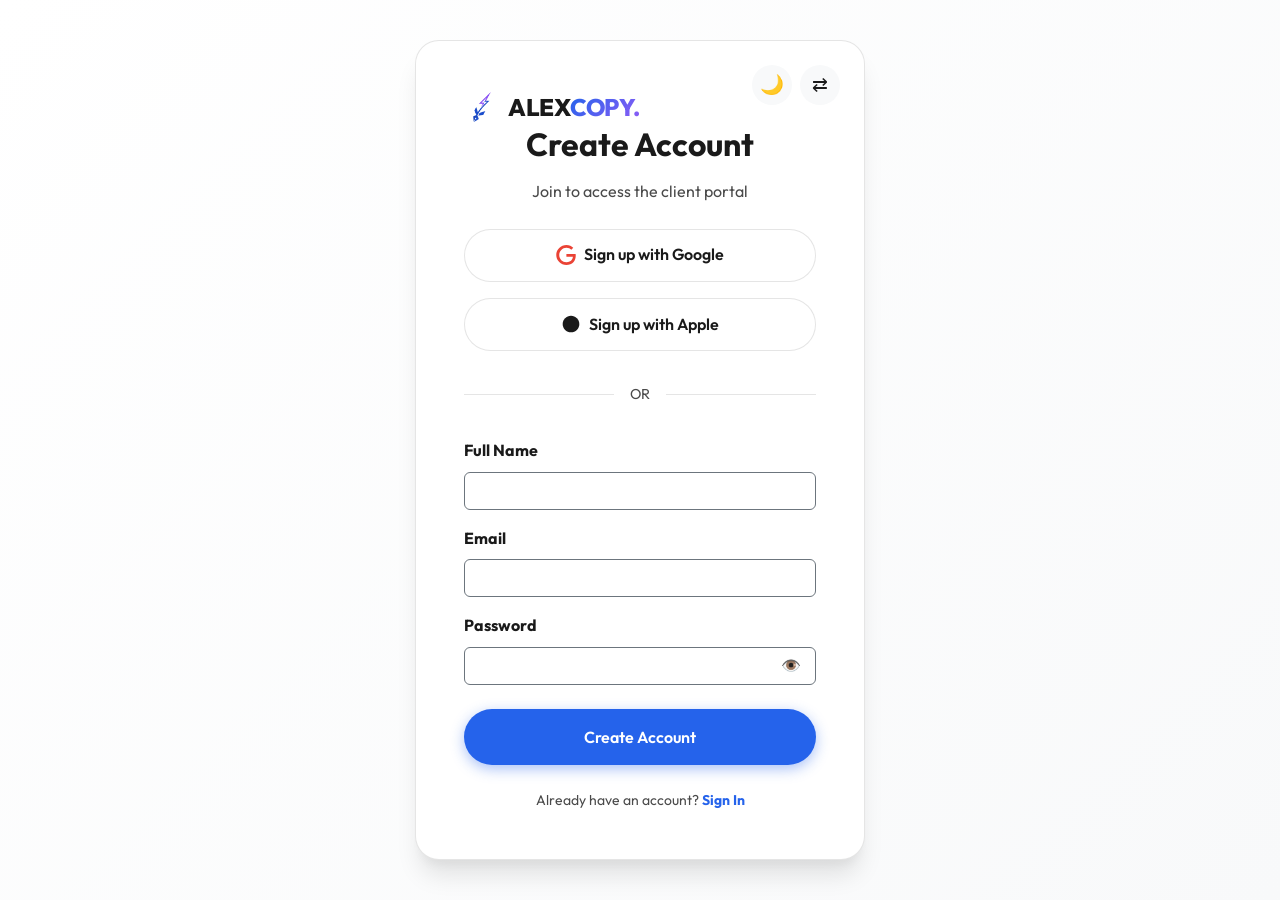
<file: register.html>
<!DOCTYPE html>
<html lang="en" data-theme="light" dir="ltr">
<head>
  <meta charset="UTF-8">
  <meta name="viewport" content="width=device-width, initial-scale=1.0">
  <title>Register | Alex Carter</title>
    <link rel="icon" href="img/favicon.ico" sizes="any">
  <link rel="icon" href="img/favicon-32x32.png" type="image/png" sizes="32x32">
  <link rel="icon" href="img/favicon-16x16.png" type="image/png" sizes="16x16">
  <link rel="apple-touch-icon" href="img/apple-touch-icon.png">
  <link href="https://cdn.jsdelivr.net/npm/bootstrap@5.3.0/dist/css/bootstrap.min.css" rel="stylesheet">
  <link rel="stylesheet" href="css/global.css">
  <style>
    .auth-page {
      min-height: 100vh;
      display: flex;
      align-items: center;
      justify-content: center;
      background: linear-gradient(135deg, var(--bg-primary), var(--bg-secondary));
      padding: 2rem;
    }
    .auth-card {
      background: var(--bg-primary);
      border-radius: 24px;
      padding: 3rem;
      width: 100%;
      max-width: 450px;
      box-shadow: var(--shadow-lg);
      border: 1px solid var(--border-color);
      position: relative;
    }
    .auth-controls {
      position: absolute;
      top: 1.5rem;
      right: 1.5rem;
      display: flex;
      gap: 0.5rem;
    }
    .social-btn {
      width: 100%;
      padding: 0.8rem;
      border-radius: 50px;
      border: 1px solid var(--border-color);
      background: var(--bg-primary);
      color: var(--text-primary);
      font-weight: 600;
      margin-bottom: 1rem;
      transition: 0.3s;
      display: flex;
      align-items: center;
      justify-content: center;
      gap: 0.5rem;
    }
    .social-btn:hover { background: var(--bg-secondary); border-color: var(--text-primary); }
    .divider {
      display: flex;
      align-items: center;
      margin: 2rem 0;
      color: var(--text-secondary);
    }
    .divider::before, .divider::after {
      content: '';
      flex: 1;
      border-bottom: 1px solid var(--border-color);
    }
    .divider span { padding: 0 1rem; font-size: 0.9rem; }
    .password-toggle {
      position: absolute;
      right: 15px;
      top: 50%;
      transform: translateY(-50%);
      cursor: pointer;
      color: var(--text-secondary);
      background: none;
      border: none;
    }
  </style>
</head>
<body>
  <div class="auth-page">
    <div class="auth-card">
      <div class="auth-controls">
        <button id="themeToggle" class="theme-toggle" aria-label="Toggle Theme">☀️</button>
        <button id="rtlToggle" class="rtl-toggle" aria-label="Toggle RTL">⇄</button>
      </div>
      <div class="text-center mb-4">
        <a class="navbar-brand d-flex align-items-center gap-2" href="index.html">
          <img src="img/logo-icon.png" alt="Brand Logo" height="36" class="brand-logo-icon"> 
          <span class="brand-text-name fw-bold">ALEX<span class="text-gradient">COPY.</span></span>
        </a>
        <h2 class="fw-bold">Create Account</h2>
        <p class="text-secondary">Join to access the client portal</p>
      </div>
      
      <button class="social-btn">
        <svg width="20" height="20" viewBox="0 0 24 24"><path fill="#EA4335" d="M12.48 10.92v3.28h7.84c-.24 1.84-.853 3.187-1.787 4.133-1.147 1.147-2.933 2.4-6.053 2.4-4.827 0-8.6-3.893-8.6-8.72s3.773-8.72 8.6-8.72c2.6 0 4.507 1.027 5.907 2.347l2.307-2.307C18.747 1.44 16.133 0 12.48 0 5.867 0 .307 5.387.307 12s5.56 12 12.173 12c3.573 0 6.267-1.173 8.373-3.36 2.16-2.16 2.84-5.213 2.84-7.667 0-.76-.053-1.467-.173-2.053H12.48z"/></svg>
        Sign up with Google
      </button>
      <button class="social-btn">
        <svg width="20" height="20" viewBox="0 0 24 24"><path fill="currentColor" d="M12 2C6.477 2 2 6.477 2 12s4.477 10 10 10 10-4.477 10-10S17.523 2 12 2z"/></svg>
        Sign up with Apple
      </button>

      <div class="divider"><span>OR</span></div>

      <form>
        <div class="mb-3">
          <label class="form-label fw-bold">Full Name</label>
          <input type="text" class="form-control bg-transparent border-secondary text-primary" required>
        </div>
        <div class="mb-3">
          <label class="form-label fw-bold">Email</label>
          <input type="email" class="form-control bg-transparent border-secondary text-primary" required>
        </div>
        <div class="mb-4">
          <label class="form-label fw-bold">Password</label>
          <div class="position-relative">
            <input type="password" id="passInput" class="form-control bg-transparent border-secondary text-primary" required>
            <button type="button" class="password-toggle" id="toggleBtn">👁️</button>
          </div>
        </div>
        <button type="submit" class="btn btn-premium w-100">Create Account</button>
      </form>
      <p class="text-center mt-4 mb-0 text-secondary small">
        Already have an account? <a href="login.html" class="fw-bold">Sign In</a>
      </p>
    </div>
  </div>

  <script src="js/main.js"></script>
  <script>
    document.getElementById('toggleBtn').addEventListener('click', function() {
      const input = document.getElementById('passInput');
      if (input.type === 'password') {
        input.type = 'text';
        this.textContent = '👁️‍🗨️';
      } else {
        input.type = 'password';
        this.textContent = '👁️';
      }
    });
  </script>
</body>
</html>
</file>
<file: css/global.css>
/* global.css */
@import url('https://fonts.googleapis.com/css2?family=Outfit:wght@300;400;500;600;700;800&display=swap');

:root {
  /* Light Mode Variables */
  --bg-primary: #ffffff;
  --bg-secondary: #f8f9fa;
  --text-primary: #1a1a1a;
  --text-secondary: #4a4a4a;
  --accent-color: #2563eb;
  --accent-hover: #1d4ed8;
  --border-color: rgba(0, 0, 0, 0.1);
  --glass-bg: rgba(255, 255, 255, 0.7);
  --glass-border: rgba(255, 255, 255, 0.5);
  --shadow-sm: 0 4px 6px -1px rgba(0, 0, 0, 0.1), 0 2px 4px -1px rgba(0, 0, 0, 0.06);
  --shadow-md: 0 10px 15px -3px rgba(0, 0, 0, 0.1), 0 4px 6px -2px rgba(0, 0, 0, 0.05);
  --shadow-lg: 0 20px 25px -5px rgba(0, 0, 0, 0.1), 0 10px 10px -5px rgba(0, 0, 0, 0.04);
  --accordion-invert: 0;
}

[data-theme="dark"] {
  /* Dark Mode Variables */
  --bg-primary: #0f172a;
  --bg-secondary: #1e293b;
  --text-primary: #f8fafc;
  --text-secondary: #cbd5e1;
  --accent-color: #3b82f6;
  --accent-hover: #60a5fa;
  --border-color: rgba(255, 255, 255, 0.1);
  --glass-bg: rgba(15, 23, 42, 0.7);
  --glass-border: rgba(255, 255, 255, 0.1);
  --shadow-sm: 0 4px 6px -1px rgba(0, 0, 0, 0.5);
  --shadow-md: 0 10px 15px -3px rgba(0, 0, 0, 0.5);
  --shadow-lg: 0 20px 25px -5px rgba(0, 0, 0, 0.5);
  --accordion-invert: 1;
}

* {
  margin: 0;
  padding: 0;
  box-sizing: border-box;
}

html, body {
  overflow-x: hidden;
  width: 100%;
  max-width: 100vw;
  position: relative;
}

body {
  font-family: 'Outfit', sans-serif;
  background-color: var(--bg-primary);
  color: var(--text-primary);
  transition: background-color 0.3s ease, color 0.3s ease;
  line-height: 1.6;
  overflow-wrap: break-word;
  word-wrap: break-word;
}

/* Typography */
h1, h2, h3, h4, h5, h6 {
  font-weight: 700;
  line-height: 1.2;
  color: var(--text-primary);
  margin-bottom: 1rem;
}

p {
  color: var(--text-secondary);
  margin-bottom: 1rem;
}

/* Forms */
.form-control::placeholder {
  color: var(--text-secondary) !important;
  opacity: 0.8 !important;
}

.form-control {
  color: var(--text-primary) !important;
  background-color: var(--bg-primary) !important;
}

.form-control:focus {
  background-color: var(--bg-primary);
  color: var(--text-primary);
  border-color: var(--accent-color);
  box-shadow: 0 0 0 0.25rem rgba(37, 99, 235, 0.25);
}

.bg-primary {
  background-color: var(--bg-primary) !important;
}

.bg-secondary {
  background-color: var(--bg-secondary) !important;
}

.text-primary {
  color: var(--text-primary) !important;
}

.text-accent {
  color: var(--accent-color) !important;
}

.btn-light.text-accent {
  color: #2563eb !important;
}

.text-secondary, .text-muted {
  color: var(--text-secondary) !important;
}

/* Accordion Styling */
.accordion-item {
  background-color: var(--bg-secondary) !important;
  border-color: var(--border-color) !important;
}
.accordion-button {
  background-color: var(--bg-secondary) !important;
  color: var(--text-primary) !important;
}
.accordion-button:not(.collapsed) {
  background-color: var(--bg-primary) !important;
  color: var(--accent-color) !important;
  box-shadow: inset 0 -1px 0 var(--border-color) !important;
}
.accordion-button::after {
  filter: invert(var(--accordion-invert)) !important;
}
.accordion-body {
  background-color: var(--bg-primary) !important;
  color: var(--text-secondary) !important;
}

a {
  text-decoration: none;
  color: var(--accent-color);
  transition: all 0.3s ease;
}

a:hover {
  color: var(--accent-hover);
}

img {
  max-width: 100%;
  height: auto;
  display: block;
}

/* Premium Buttons */
.btn-premium {
  display: inline-flex;
  align-items: center;
  justify-content: center;
  padding: 1rem 2.5rem;
  font-weight: 600;
  border-radius: 50px;
  background: var(--accent-color);
  color: #ffffff;
  border: none;
  cursor: pointer;
  transition: all 0.3s ease;
  box-shadow: 0 4px 14px 0 rgba(37, 99, 235, 0.39);
  position: relative;
  overflow: hidden;
}

.btn-premium:hover {
  transform: translateY(-2px);
  box-shadow: 0 6px 20px rgba(37, 99, 235, 0.5);
  background-color: var(--accent-hover) !important;
  color: #ffffff !important;
}

.btn-outline-premium {
  display: inline-flex;
  align-items: center;
  justify-content: center;
  padding: 0.9rem 2.4rem;
  font-weight: 600;
  border-radius: 50px;
  background: transparent;
  color: var(--text-primary);
  border: 2px solid var(--border-color);
  cursor: pointer;
  transition: all 0.3s ease;
}

.btn-outline-premium:hover {
  border-color: var(--accent-color);
  color: var(--accent-color);
}

/* Global Header (Sticky, Glassmorphism) */
.global-header {
  position: fixed;
  top: 0;
  left: 0;
  width: 100%;
  z-index: 1000;
  padding: 1.5rem 0;
  transition: all 0.3s ease;
  background: transparent;
}

.global-header.scrolled {
  background: var(--glass-bg);
  backdrop-filter: blur(12px);
  -webkit-backdrop-filter: blur(12px);
  border-bottom: 1px solid var(--glass-border);
  padding: 1rem 0;
  box-shadow: var(--shadow-sm);
}

.navbar-brand {
  font-size: 1.5rem;
  font-weight: 800;
  color: var(--text-primary) !important;
  letter-spacing: -0.5px;
  display: flex;
  align-items: center;
  gap: 0.5rem;
}

.brand-logo-icon {
  height: 36px;
  width: auto;
  object-fit: contain;
  border-radius: 8px;
  flex-shrink: 0;
  image-rendering: -webkit-optimize-contrast;
  image-rendering: crisp-edges;
}

.brand-text-name {
  font-size: 1.5rem;
  font-weight: 800 !important;
  color: var(--text-primary) !important;
  line-height: 1;
  display: flex;
  align-items: center;
  letter-spacing: -0.5px;
  -webkit-text-fill-color: initial !important; /* Prevent gradient bleed from child spans */
}

.nav-link {
  color: var(--text-secondary) !important;
  font-weight: 500;
  margin: 0 0.5rem;
  position: relative;
}

.nav-link:hover, .nav-link.active {
  color: var(--text-primary) !important;
}

.nav-link::after {
  content: '';
  position: absolute;
  width: 0;
  height: 2px;
  bottom: 0;
  left: 50%;
  background-color: var(--accent-color);
  transition: all 0.3s ease;
  transform: translateX(-50%);
}

.nav-link:hover::after, .nav-link.active::after {
  width: 100%;
}

.header-controls {
  display: flex;
  align-items: center;
  gap: 1rem;
}

.theme-toggle, .rtl-toggle {
  background: transparent;
  border: none;
  color: var(--text-primary);
  font-size: 1.2rem;
  cursor: pointer;
  transition: transform 0.3s ease;
  display: flex;
  align-items: center;
  justify-content: center;
  width: 40px;
  height: 40px;
  border-radius: 50%;
  background: var(--bg-secondary);
}

.theme-toggle:hover, .rtl-toggle:hover {
  transform: rotate(15deg) scale(1.1);
}

/* RTL Support */
[dir="rtl"] .nav-link::after {
  right: 50%;
  left: auto;
  transform: translateX(50%);
}
[dir="rtl"] .ms-auto {
  margin-right: auto !important;
  margin-left: 0 !important;
}

/* Global Footer */
.global-footer {
  background-color: var(--bg-secondary);
  padding: 5rem 0 2rem;
  border-top: 1px solid var(--border-color);
}

/* Footer Logo — identical pattern to navbar-brand (icon + brand name) */
.footer-logo {
  display: inline-flex;
  align-items: center;
  gap: 0.6rem;
  text-decoration: none;
  margin-bottom: 1rem;
}

.footer-logo .brand-logo-icon {
  height: 36px;
  width: auto;
  object-fit: contain;
  border-radius: 8px;
  flex-shrink: 0;
}

.footer-logo .brand-text-name {
  font-size: 1.5rem;
  font-weight: 800 !important;
  color: var(--text-primary) !important;
  line-height: 1;
  display: flex;
  align-items: center;
  letter-spacing: -0.5px;
  -webkit-text-fill-color: initial !important;
}

.footer-text {
  color: var(--text-secondary);
  max-width: 300px;
}

.footer-title {
  font-size: 1.2rem;
  font-weight: 700;
  margin-bottom: 1.5rem;
  color: var(--text-primary);
}

.footer-links {
  list-style: none;
  padding: 0;
}

.footer-links li {
  margin-bottom: 0.8rem;
}

.footer-links a {
  color: var(--text-secondary);
  transition: color 0.3s ease;
}

.footer-links a:hover {
  color: var(--accent-color);
  padding-left: 5px; /* RTL Note: would need padding-right in RTL, handled by custom class if needed, or logical props */
}

/* Logical property for hover padding */
[dir="ltr"] .footer-links a:hover { padding-left: 5px; }
[dir="rtl"] .footer-links a:hover { padding-right: 5px; }

/* Accordion RTL Fix */
[dir="rtl"] .accordion-button::after {
  margin-left: 0;
  margin-right: auto;
}


.social-icons {
  display: flex;
  gap: 1rem;
  margin-top: 1.5rem;
}

.social-icons a {
  display: flex;
  align-items: center;
  justify-content: center;
  width: 40px;
  height: 40px;
  border-radius: 50%;
  background: var(--bg-primary);
  color: var(--text-primary);
  box-shadow: var(--shadow-sm);
  transition: all 0.3s ease;
}

.social-icons a:hover {
  background: var(--accent-color);
  color: #fff;
  transform: translateY(-3px);
}

.footer-bottom {
  margin-top: 4rem;
  padding-top: 2rem;
  border-top: 1px solid var(--border-color);
  display: flex;
  justify-content: space-between;
  align-items: center;
  flex-wrap: wrap;
  gap: 1rem;
}

.back-to-top {
  position: fixed;
  bottom: 30px;
  right: 30px;
  width: 50px;
  height: 50px;
  background: var(--accent-color);
  color: #fff;
  border-radius: 50%;
  display: flex;
  align-items: center;
  justify-content: center;
  text-decoration: none;
  opacity: 0;
  visibility: hidden;
  transition: all 0.3s ease;
  z-index: 999;
  box-shadow: var(--shadow-md);
}

.back-to-top.visible {
  opacity: 1;
  visibility: visible;
}

.back-to-top:hover {
  transform: translateY(-5px);
  color: #fff;
  box-shadow: var(--shadow-lg);
}

/* Utilities */
.section-padding {
  padding: 6rem 0;
}

.text-gradient {
  background: linear-gradient(135deg, var(--accent-color), #8b5cf6);
  -webkit-background-clip: text;
  -webkit-text-fill-color: transparent;
  background-clip: text;
  /* Fallback: if background-clip:text fails, show accent color */
  color: var(--accent-color);
}

/* Light mode: ensure nav text is always visible on transparent/white header */
[data-theme="light"] .navbar-brand,
[data-theme="light"] .brand-text-name {
  color: #1a1a1a !important;
  -webkit-text-fill-color: initial !important;
}

[data-theme="light"] .brand-text-name .text-gradient {
  -webkit-text-fill-color: transparent !important;
  color: var(--accent-color);
}

/* Dark mode: ensure nav text is always visible */
[data-theme="dark"] .navbar-brand,
[data-theme="dark"] .brand-text-name {
  color: #f8fafc !important;
  -webkit-text-fill-color: initial !important;
}

[data-theme="dark"] .brand-text-name .text-gradient {
  -webkit-text-fill-color: transparent !important;
  color: var(--accent-color);
}
.dropdown-item:hover, .dropdown-item:focus { background-color: rgba(128,128,128,0.2) !important; color: var(--accent-color) !important; }
.social-icons a.social-twitter:hover {
  background-color: #000 !important;
  color: #fff !important;
}
.social-icons a.social-linkedin:hover {
  background-color: #0a66c2 !important;
  color: #fff !important;
}
.social-icons a.social-instagram:hover {
  background: radial-gradient(circle at 30% 107%, #fdf497 0%, #fdf497 5%, #fd5949 45%, #d6249f 60%, #285AEB 90%) !important;
  color: #fff !important;
}

.navbar-toggler {
  color: var(--text-primary) !important;
  box-shadow: none !important;
}

/* Mobile Navigation Fix */
@media (max-width: 991.98px) {
  .navbar-collapse {
    background: var(--bg-primary);
    padding: 1.5rem;
    border-radius: 16px;
    box-shadow: var(--shadow-lg);
    margin-top: 1rem;
    border: 1px solid var(--border-color);
  }
  
  .header-controls {
    margin-top: 1.5rem;
    justify-content: flex-start;
  }
}

/* About Timeline RTL Fix */
[dir="rtl"] .timeline-item {
  padding-left: 3rem;
  padding-right: 0;
}

[dir="rtl"] .timeline-item:nth-child(even) {
  margin-right: 50%;
  margin-left: 0;
  padding-right: 3rem;
  padding-left: 0;
}

[dir="rtl"] .timeline-dot {
  left: -10px;
  right: auto;
}

[dir="rtl"] .timeline-item:nth-child(even) .timeline-dot {
  right: -10px;
  left: auto;
}

@media (max-width: 768px) {
  [dir="rtl"] .timeline::before {
    right: 20px;
    left: auto;
  }
  [dir="rtl"] .timeline-item, [dir="rtl"] .timeline-item:nth-child(even) {
    margin-right: 0;
    margin-left: 0;
    padding-right: 50px;
    padding-left: 0;
  }
  [dir="rtl"] .timeline-dot, [dir="rtl"] .timeline-item:nth-child(even) .timeline-dot {
    right: 10px;
    left: auto;
  }
}
</file>
<file: css/animations.css>
/* animations.css */

/* Initial states for intersection observer */
.animate-on-scroll {
  opacity: 0;
  will-change: transform, opacity, filter;
}

/* Fade Up */
.fade-up {
  transform: translateY(40px);
}
.fade-up.in-view {
  animation: fadeUp 0.8s cubic-bezier(0.16, 1, 0.3, 1) forwards;
}

@keyframes fadeUp {
  to {
    opacity: 1;
    transform: translateY(0);
  }
}

/* Fade Left */
.fade-left {
  transform: translateX(-40px);
}
.fade-left.in-view {
  animation: fadeLeft 0.8s cubic-bezier(0.16, 1, 0.3, 1) forwards;
}

@keyframes fadeLeft {
  to {
    opacity: 1;
    transform: translateX(0);
  }
}

/* Fade Right */
.fade-right {
  transform: translateX(40px);
}
.fade-right.in-view {
  animation: fadeRight 0.8s cubic-bezier(0.16, 1, 0.3, 1) forwards;
}

@keyframes fadeRight {
  to {
    opacity: 1;
    transform: translateX(0);
  }
}

/* Zoom In */
.zoom-in {
  transform: scale(0.8);
}
.zoom-in.in-view {
  animation: zoomIn 0.8s cubic-bezier(0.16, 1, 0.3, 1) forwards;
}

@keyframes zoomIn {
  to {
    opacity: 1;
    transform: scale(1);
  }
}

/* Blur Reveal */
.blur-reveal {
  filter: blur(10px);
  transform: translateY(20px);
}
.blur-reveal.in-view {
  animation: blurReveal 1s cubic-bezier(0.16, 1, 0.3, 1) forwards;
}

@keyframes blurReveal {
  to {
    opacity: 1;
    filter: blur(0);
    transform: translateY(0);
  }
}

/* Float Animation (Continuous) */
.floating {
  animation: floating 3s ease-in-out infinite alternate;
}

@keyframes floating {
  from { transform: translateY(0); }
  to { transform: translateY(-15px); }
}

/* Staggered Delays */
.delay-100 { animation-delay: 100ms; }
.delay-200 { animation-delay: 200ms; }
.delay-300 { animation-delay: 300ms; }
.delay-400 { animation-delay: 400ms; }
.delay-500 { animation-delay: 500ms; }

/* Image Mask Reveal */
.mask-reveal {
  position: relative;
  overflow: hidden;
}

.mask-reveal::after {
  content: '';
  position: absolute;
  top: 0;
  left: 0;
  width: 100%;
  height: 100%;
  background: var(--bg-primary);
  transform-origin: right;
  z-index: 1;
  transition: transform 1s cubic-bezier(0.77, 0, 0.175, 1);
}

.mask-reveal.in-view::after {
  transform: scaleX(0);
}
</file>
